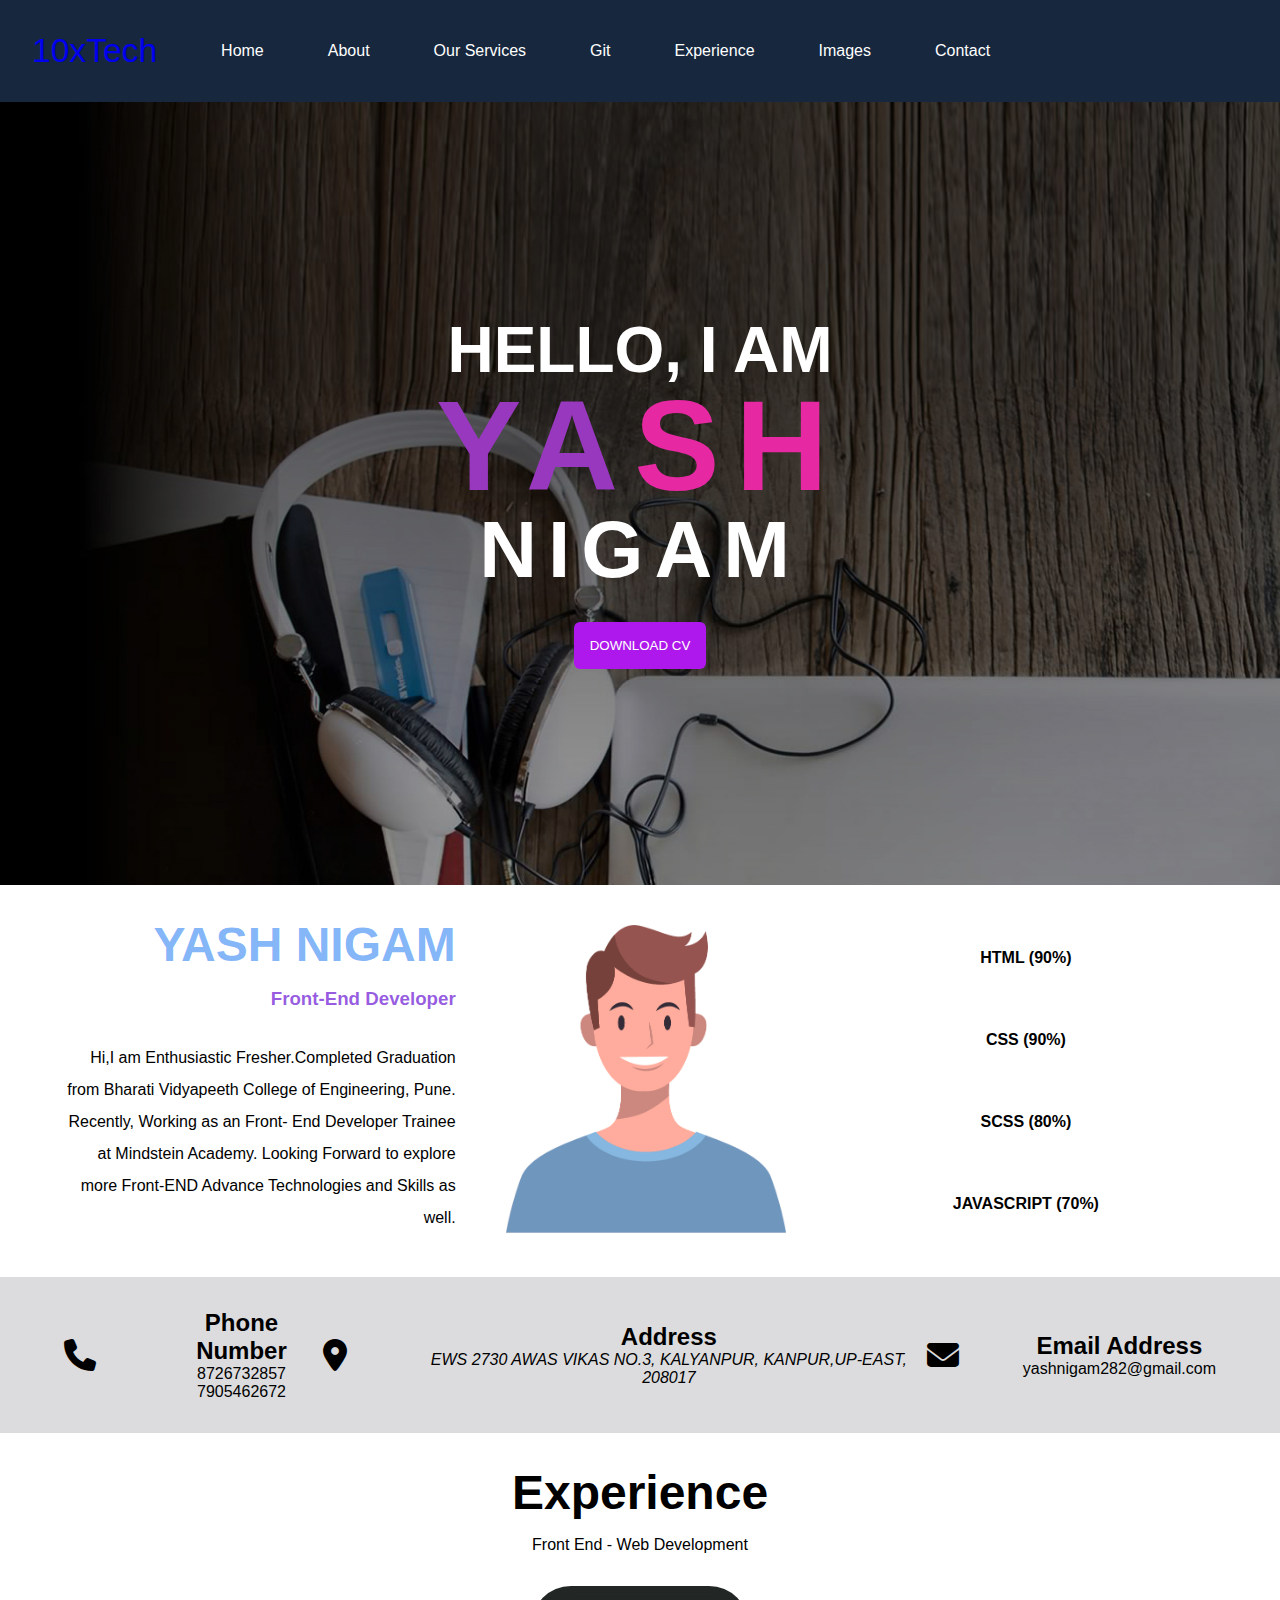
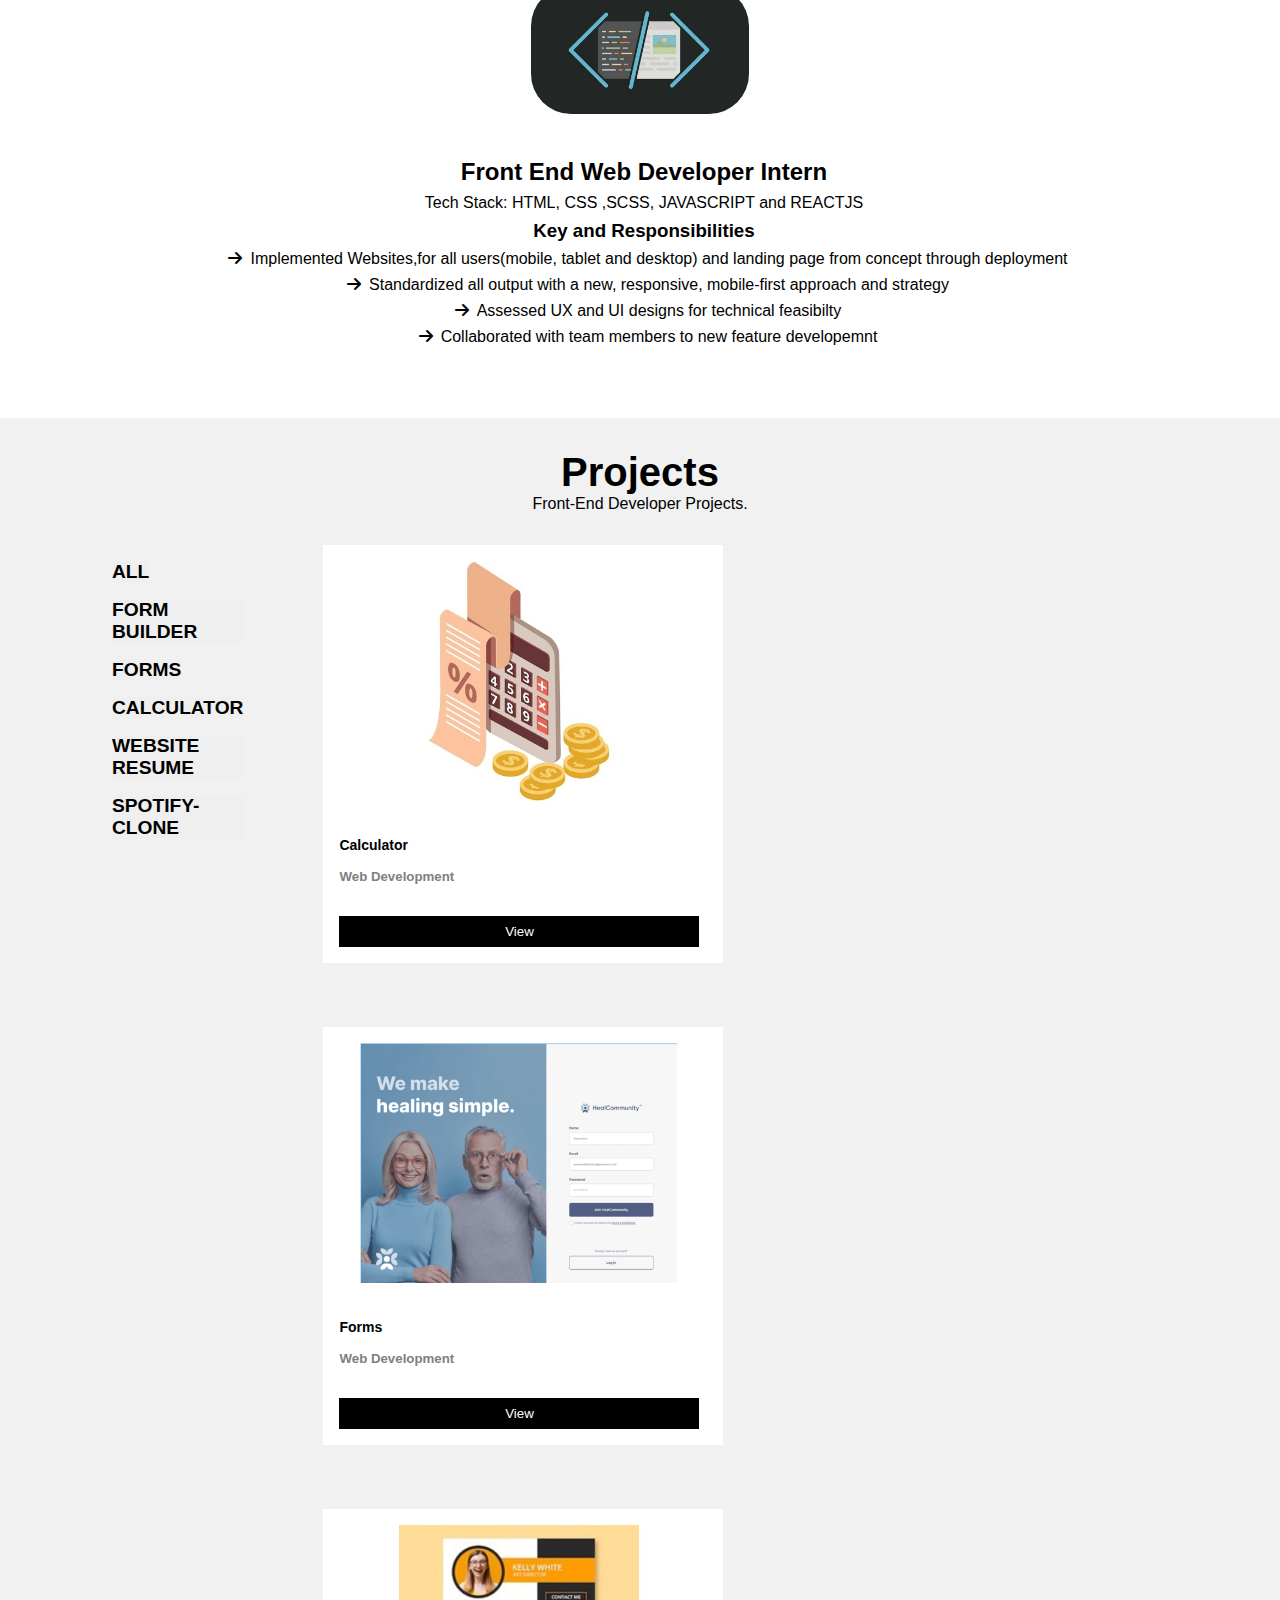
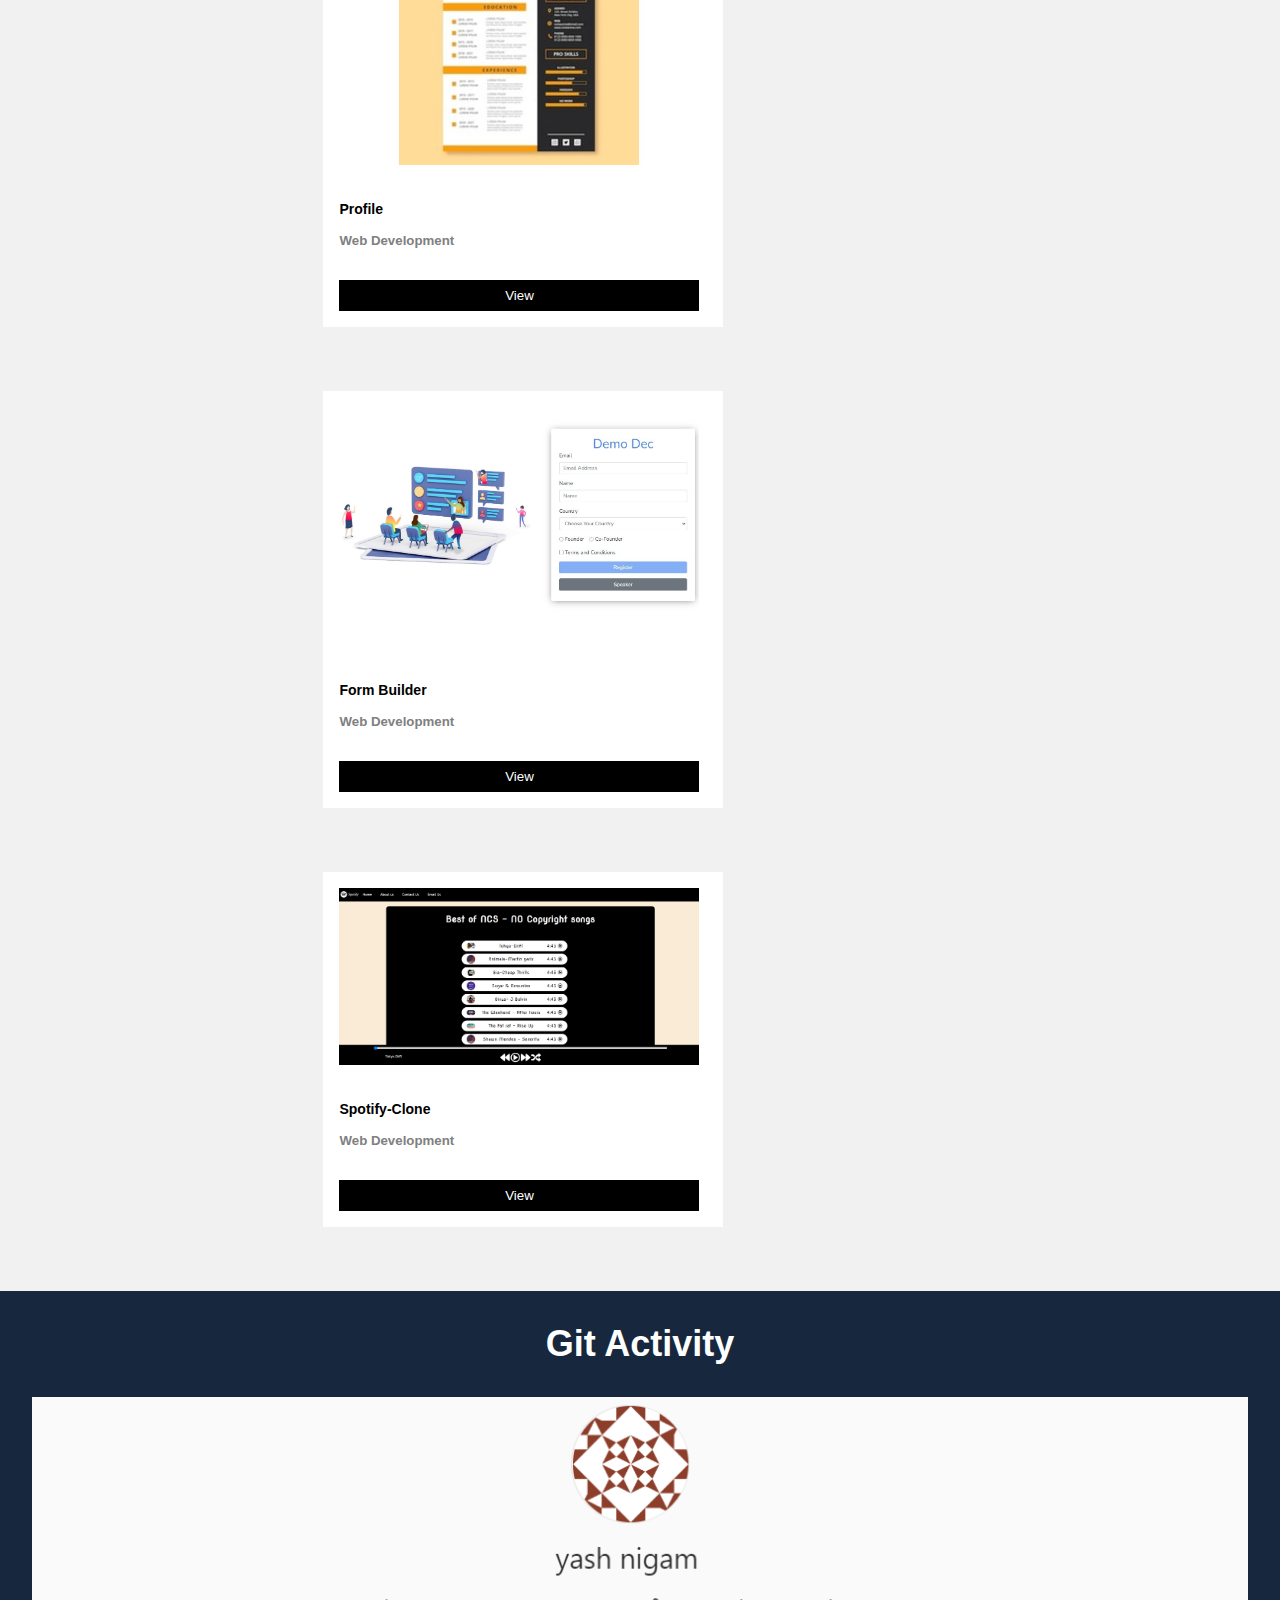
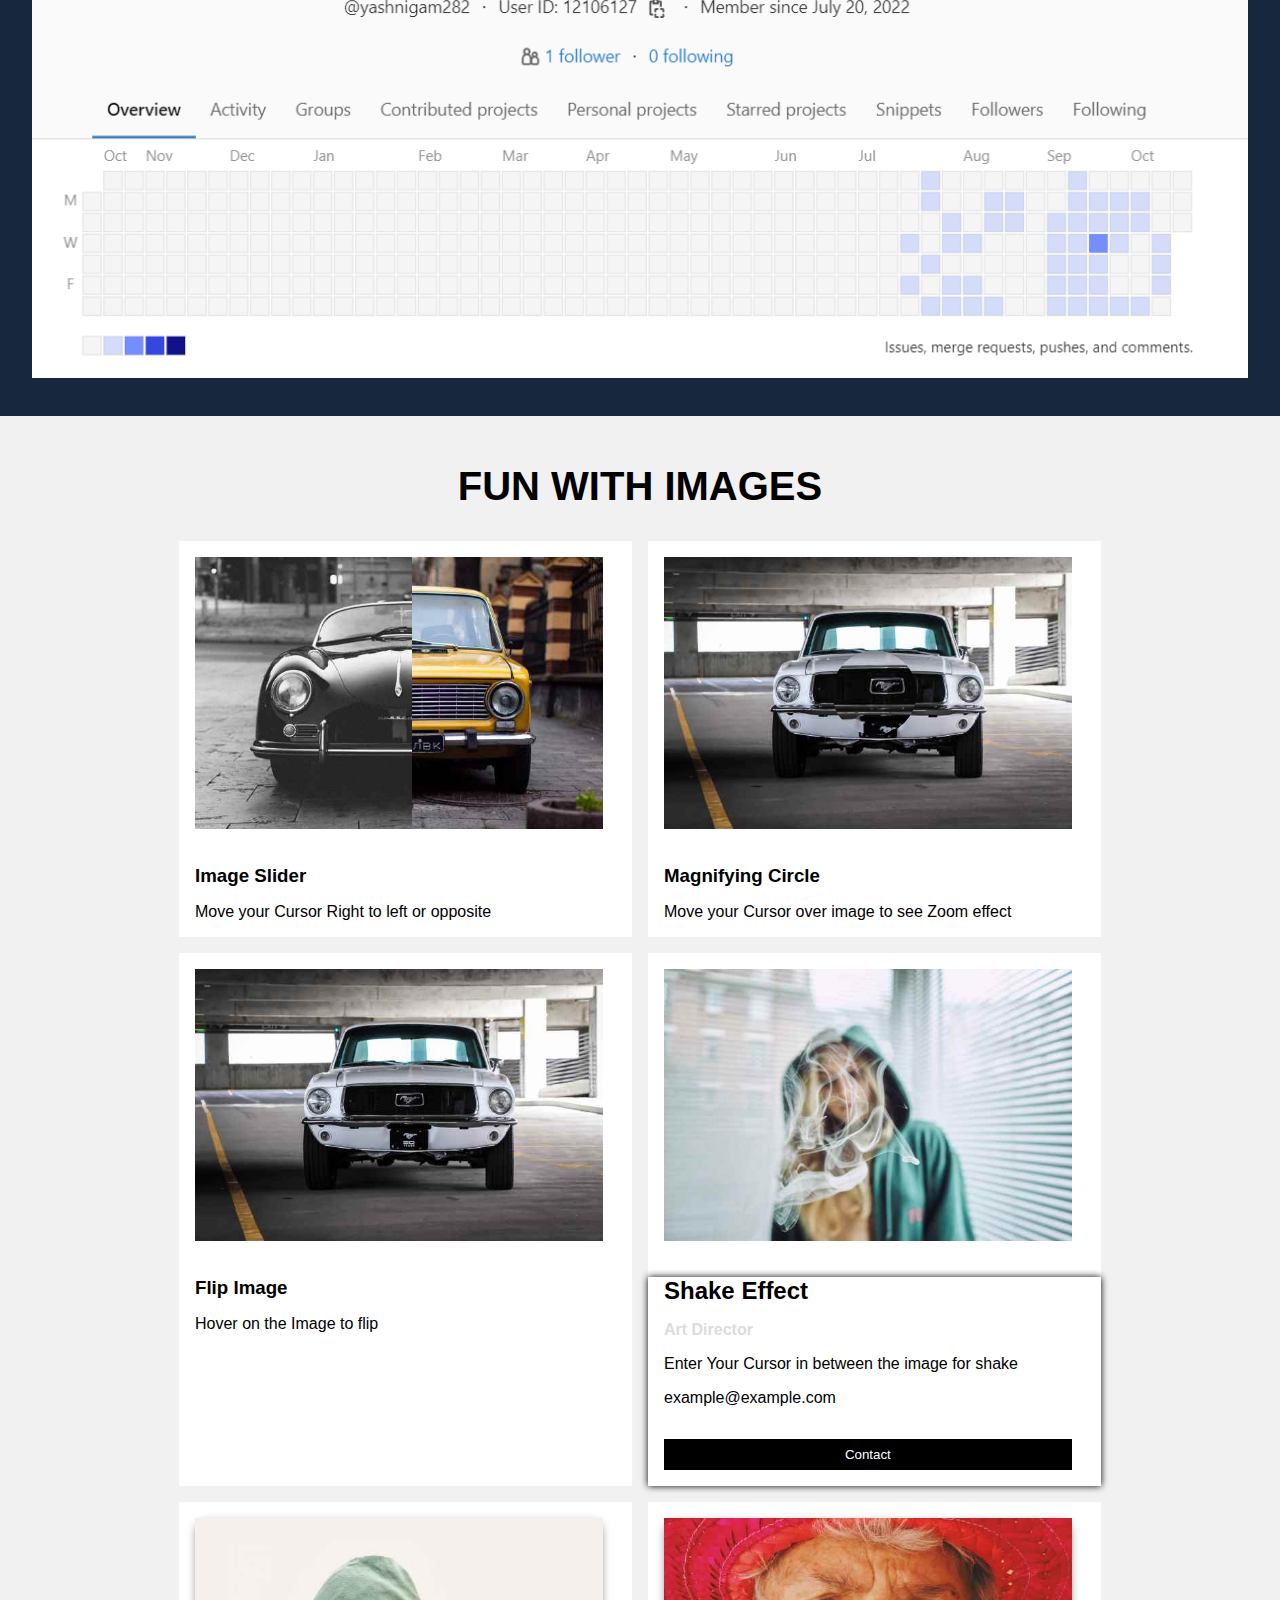
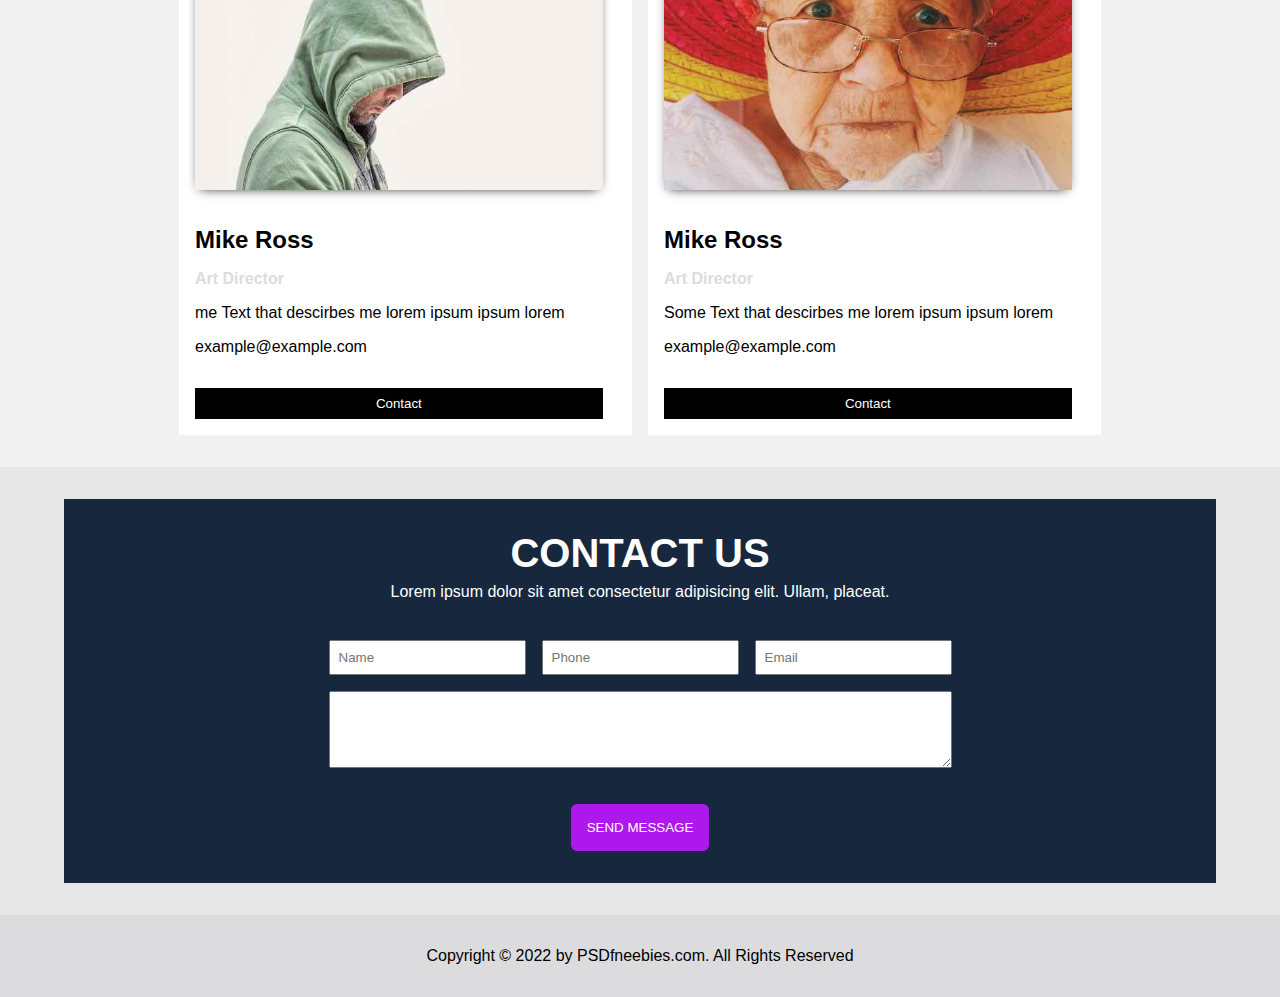
<file: index.html>
<!DOCTYPE html>
<html lang="en">

<head>
    <meta charset="UTF-8">
    <meta http-equiv="X-UA-Compatible" content="IE=edge">
    <meta name="viewport" content="width=device-width, initial-scale=1.0">
    <link rel="stylesheet" href="https://cdnjs.cloudflare.com/ajax/libs/font-awesome/6.2.0/css/all.min.css">
    <link rel="stylesheet" href="style/style.css">
    <title>Portfolio</title>
</head>

<body>
    <div class="container">
        <header>
            <nav>
                <div class="logo">
                    <a href="#" class="nav-logo">
                        10xTech
                    </a>
                </div>
                <div class="links">
                    <ul>
                        <li> <a href="#main__cover" class="nav-links" target="_self">Home</a></li>
                        <li> <a href="#portfolio" class="nav-links" target="_self">About</a></li>
                        <li><a href="#porfolio__services" class="nav-links" target="_self">Our Services</a></li>
                        <li><a href="#portfolio__port" class="nav-links" target="_self">Git</a></li>
                        <li><a href="#portfolio__experience" class="nav-links" target="_self">Experience</a></li>
                        <li><a href="#portfolio__blog" class="nav-links" target="_self">Images</a></li>
                        <li><a href="#contact" class="nav-links" target="_self">Contact</a></li>
                    </ul>
                </div>

                <div class="ham__burg">
                    <i class="fa-solid fa-bars" id="barsss"></i>
                    <i class="fa-solid fa-xmark" id="cross"></i>
                </div>
            </nav>

        </header>
        <main>
            <section class="main__cover" id="main__cover">
                <div class="cover__heading">
                    <h3>HELLO, I AM </h3>
                    <h1>
                        <span> YASH</span><br>
                        NIGAM
                    </h1>
                    <a href="assets/Resume_Yash Nigam.pdf" download><input type="button" value="DOWNLOAD CV" ></a>
                </div>
            </section>
            <section class="portfolio container" id="portfolio">
                <div class="portfolio__intro">
                    <h2>YASH NIGAM</h2>
                    <h3>Front-End Developer</h3>
                    <p>Hi,I am Enthusiastic Fresher.Completed Graduation from Bharati Vidyapeeth College of Engineering,
                        Pune. Recently, Working as an Front- End Developer Trainee at Mindstein Academy. Looking Forward
                        to explore more Front-END Advance Technologies and Skills as well.</p>
                </div>
                <div class="portfolio__profile-img">
                    <picture>
                        <img src="assets/profile_avatar 3.jpg" alt="profile-img">
                    </picture>
                </div>
                <div class="portfolio__skills">
                    <div class="skills">
                        <div class="skill-sec">
                            <h4>HTML (90%)</h4>
                            <div class="seek-bars bar"></div>
                        </div>
                        <div class="skill-sec">
                            <h4>CSS (90%)</h4>
                            <div class="seek-bars bar"></div>
                        </div>
                        <div class="skill-sec">
                            <h4>SCSS (80%)</h4>
                            <div class="seek-bars bar eighty"></div>
                        </div>
                        <div class="skill-sec">
                            <h4>JAVASCRIPT (70%)</h4>
                            <div class="seek-bars bar seventy"></div>
                        </div>
                    </div>
                </div>
            </section>
            <section class="portfolio__contact-details container" id="contact">
                <div class="contact__phone">
                    <div><i class="fa-solid fa-phone"></i></div>
                    <div>
                        <h2>Phone Number</h2>
                        <div>8726732857 <br>
                            7905462672</div>
                    </div>
                </div>
                <div class="contact__address">
                    <div> <i class="fa-solid fa-location-dot"></i></div>
                    <div>
                        <h2>Address</h2>
                        <Address>EWS 2730 AWAS VIKAS NO.3, KALYANPUR, KANPUR,UP-EAST, 208017 </Address>
                    </div>
                </div>
                <div class="contact__email">
                    <div><i class="fa-solid fa-envelope"></i></div>
                    <div>
                        <h2>Email Address</h2>
                        <span>yashnigam282@gmail.com</span>
                    </div>
                </div>
            </section>
            <section class="porfolio__services container" id="porfolio__services">
                <div class="services__title">
                    <h1>Experience</h1>
                    <h4>Front End - Web Development</h4>
                </div>
                <div class="services">
                    <div class="experience-img">
                        <img src="assets/fdf.webp" alt="developer">
                    </div>
                    <div class="experience-info">
                        <h2>Front End Web Developer Intern</h2>
                        <p>Tech Stack: HTML, CSS ,SCSS, JAVASCRIPT and REACTJS</p>
                        <h3>Key and Responsibilities</h3>
                        <ul>
                            <li><i class="fa-solid fa-arrow-right"></i>Implemented Websites,for all users(mobile, tablet and desktop) and landing page from
                                concept through deployment</li>
                            <li><i class="fa-solid fa-arrow-right"></i>Standardized all output with a new, responsive, mobile-first approach and strategy</li>
                            <li><i class="fa-solid fa-arrow-right"></i>Assessed UX and UI designs for technical feasibilty</li>
                            <li><i class="fa-solid fa-arrow-right"></i>Collaborated with team members to new feature developemnt</li>
                        </ul>
                    </div>   
                </div>
            </section>
            
            <section class="portfolio__project container" id="portfolio__port">
                <h2>Projects</h2>
                <h4>Front-End Developer Projects.</h4>
                <div class="project-menu">
                    <div class="project__menu-item">
                        <ul>
                            <li class="all-cards"><button>ALL</button></li>
                            <li class="form-builder-cards"><button>FORM BUILDER</button> </li>
                            <li class="form-cards"><button>FORMS</button></li>
                            <li class="calci-cards"><button>CALCULATOR</button></li>
                            <li class="resume-cards"><button>WEBSITE RESUME</button></li>
                            <li class="clone"><button>SPOTIFY-CLONE</button></li>
                        </ul>
                    </div>
                    <div class="project-cards">
                        <div class="project__card calci">
                            <picture>
                                <img src="assets/calc.jpeg" alt="Calculator-project">
                            </picture>
                            <h2>Calculator</h2>
                            <h5>Web Development</h5>
                            <a href="calci/index.html"><button>View</button></a>
                        </div>
                        <div class="project__card x-from">
                            <picture>
                                <img src="assets/forms.png" alt="Forms-project">
                            </picture>
                            <h2>Forms</h2>
                            <h5>Web Development</h5>
                            <a href="x-form/index.html"><button>View</button></a>
                        </div>
                        <div class="project__card resumeWeb">
                            <picture>
                                <img src="assets/profile.jpeg" alt="Website-Resume">
                            </picture>
                            <h2>Profile</h2>
                            <h5>Web Development</h5>
                            <a href="x-profile/index.html"><button>View</button></a>
                        </div>
                        <div class="project__card builder">
                            <picture>
                                <img src="assets/form builder.jpg" alt="Form-Builder_API">
                            </picture>
                            <h2>Form Builder</h2>
                            <h5>Web Development</h5>
                            <a href="x-form-builder/index.html"><button>View</button></a>
                        </div>
                        <div class="project__card clonePlyr">
                            <picture>
                                <img src="assets/clone.png" alt="Spotify-Clone">
                            </picture>
                            <h2>Spotify-Clone</h2>
                            <h5>Web Development</h5>
                            <a href="spotify-clone/index.html"><button>View</button></a>
                        </div>
                    </div>
                </div>
            </section>
            <section class="portfolio__git-activity">
                <div class="testimonials-image">
                    <div class="testimonials-heading">
                        <h2>Git Activity</h2>
                        <picture>
                            <img src="assets/git status.png" alt="git-status">
                        </picture>
                    </div>
                </div>
            </section>
            <section class="portfolio__images container" id="portfolio__blog">
                <div class="images-heading">
                    <h2>FUN WITH IMAGES</h1>
                </div>
                <div class="portfolio-cards">
                    <div class="portfolio-card ecommerce-card sliding_div fun-image">
                        <div class="sliding-bg-img">
                            <img src="assets/ecommerce1.jpg" alt="Clothing-images" class="img_configure">
                        </div>
                        <div class="sliding_image">
                            <img src="assets/ecommerce3.jpg" alt="sliding-image" class="img_configure">
                        </div>
                        <!-- <div class="sliding-circle"></div> -->
                        <h3>Image Slider</h3>
                        <p>Move your Cursor Right to left or opposite</p>
                    </div>
                    <div class="card ecommerce-card fun-image">
                        <div class="magnifier_image">
                            <img src="assets/ecommerce2.jpg" alt="Clothing-images" class="img_configure non-magnified">
                            <img src="assets/ecommerce2.jpg" alt="magnifier_image" id="maginfied">
                        </div>
                        <h3>Magnifying Circle</h3>
                        <p>Move your Cursor over image to see Zoom effect</p>
                    </div>
                    <div class="card ecommerce-card flip-card fun-image">
                        <div class="flip-wrp">
                            <div class="flip-box">
                                <div class="flip-front-side">
                                    <img src="assets/ecommerce2.jpg" alt="Fashion Image" class="img_configure">
                                </div>
                                <div class="flip-back-side">
                                    <h3>Fashion</h3>
                                    <p>Lorem ipsum dolor </p>
                                </div>
                            </div>
                        </div>
                        <h3>Flip Image</h3>
                        <p>Hover on the Image to flip</p>
                    </div>
                    <div class="card app-card fun-image">
                        <img src="assets/apps1.jpg" alt="Art-Direct-images" class="img_configure " id="shake_img">
                        <div class="shake_effect">
                            <h2>Shake Effect</h2>
                            <h4>Art Director</h4>
                            <p>Enter Your Cursor in between the image for shake</p>
                            <p>example@example.com</p>
                            <button class=" card_btn">Contact</button>
                        </div>
                    </div>
                    <div class="cards app-card fun-image">
                        <img src="assets/apps2.jpg" alt="Art-Direct-images" class="img_configure box_shadow_image"
                            id="men_hover">
                        <div class="app-card-details">
                            <h2>Mike Ross</h2>
                            <h4>Art Director</h4>
                            <p>me Text that descirbes me lorem ipsum ipsum lorem</p>
                            <p>example@example.com</p>
                            <button class=" card_btn">Contact</button>
                        </div>
                    </div>
                    <div class="cards app-card3 app-card fun-image">
                        <div class="slider">
                            <p>Hello world</p>
                        </div>
                        <img src="assets/apps3.jpg" alt="Art-Direct-images"
                            class="img_configure box_shadow_image newAnima">
                        <div class="app-card-details">
                            <h2>Mike Ross</h2>
                            <h4>Art Director</h4>
                            <p>Some Text that descirbes me lorem ipsum ipsum lorem</p>
                            <p>example@example.com</p>
                            <button class=" card_btn">Contact</button>
                        </div>
                    </div>
                </div>
            </section>
            <section class="portfolio__contact container">
                <div class="contact__details">
                    <div class="contact-form">
                        <h2>CONTACT US</h2>
                        <span>Lorem ipsum dolor sit amet consectetur adipisicing elit. Ullam, placeat.</span>
                    </div>
                    <div class="form">
                        <form action="">
                            <div class="form__input">
                                <input type="name" placeholder="Name">
                                <input type="number" placeholder="Phone ">
                                <input type="email" placeholder="Email">
                            </div>
                            <textarea rows="5"></textarea>

                        </form>


                    </div>
                    <input type="button" value="SEND MESSAGE" class="btn-message">
                </div>
            </section>
        </main>
        <footer>
            <span>Copyright &#169; 2022 by PSDfneebies.com. All Rights Reserved</span>
        </footer>
    </div>
    <script src="script/main.js"></script>
</body>

</html>
</file>
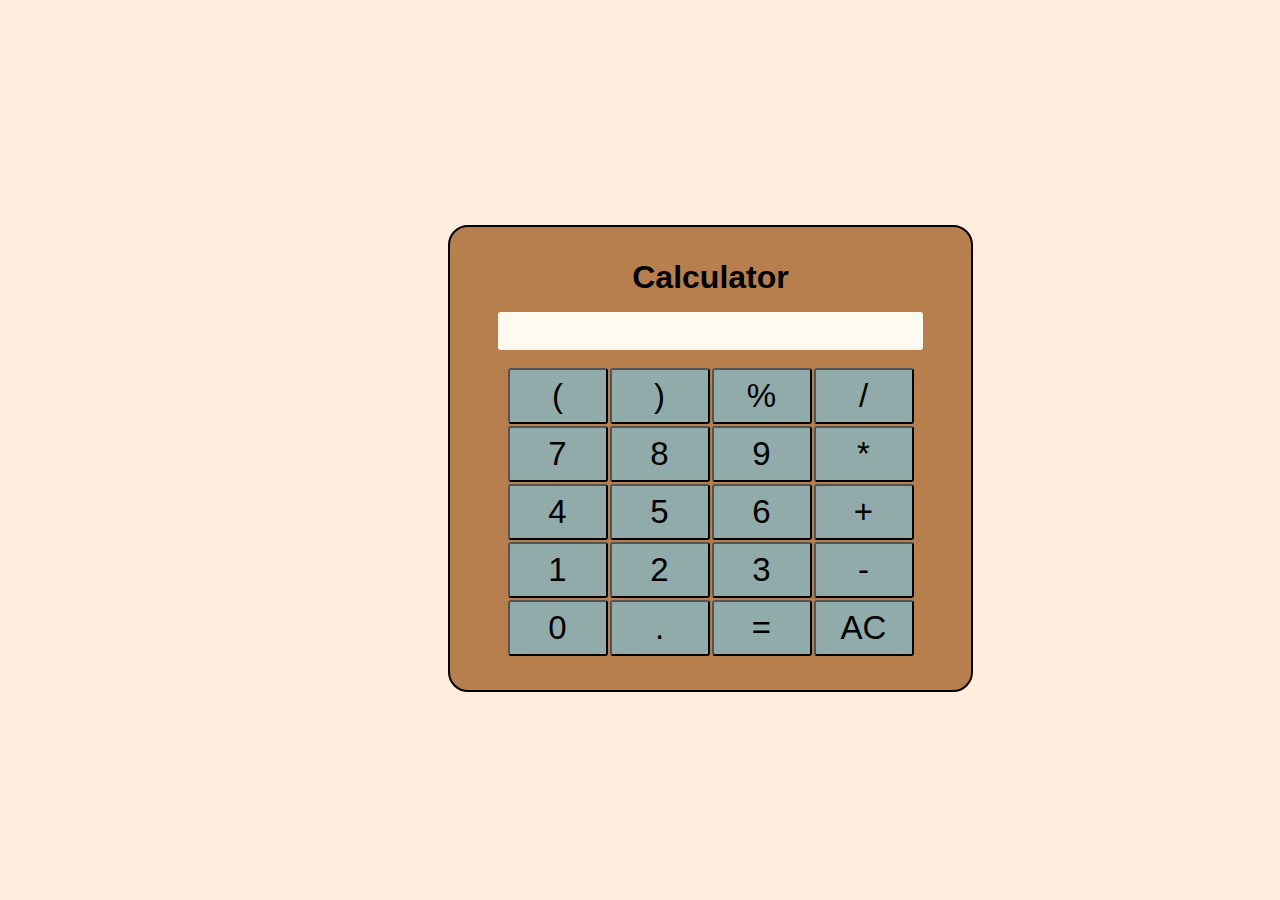
<file: calci/index.html>
<!DOCTYPE html>
<html lang="en">

<head>
    <meta charset="UTF-8">
    <meta http-equiv="X-UA-Compatible" content="IE=edge">
    <meta name="viewport" content="width=device-width, initial-scale=1.0">
    <link rel="stylesheet" href="style/style.css">
    <title>Calculator</title>

</head>

<body>
    <div class="container">
        <div class="box">
            <h1>Calculator</h1>
            <input type="text" name="screen" id="screen" value="">
            <table>
                <tr>
                    <td><button type="button" onclick="bracket1()">(</button></td>
                    <td><button type="button" onclick="bracket2()">)</button></td>
                    <td><button type="button" onclick="operator('%')">%</button></td>
                    <td><button type="button" onclick="operator('/')">/</button></td>
                </tr>
                <tr>
                    <td><button type="button" value="7" class="value" >7</button></td>
                    <td><button type="button" value="8" class="value">8</button></td>
                    <td><button type="button" value="9" class="value">9</button></td>
                    <td><button type="button" value="*" onclick="operator('*')">*</button></td>
                </tr>
                <tr>
                    <td><button type="button" value="4" class="value">4</button></td>
                    <td><button type="button" value="5" class="value">5</button></td>
                    <td><button type="button" value="6" class="value">6</button></td>
                    <td><button type="button" value="+" onclick="operator('+')">+</button></td>
                </tr>
                <tr>
                    <td><button type="button" value="1" class="value">1</button></td>
                    <td><button type="button" value="2" class="value">2</button></td>
                    <td><button type="button" value="3" class="value">3</button></td>
                    <td><button type="button" value="0" onclick="operator('-')">-</button></td>
                </tr>
                <tr>
                    <td><button type="button" value="0" class="value">0</button></td>
                    <td><button type="button" value="." class="value">.</button></td>
                    <td><button type="button" value="=" onclick="result()">=</button></td>
                    <td><button type="button" value="0" class="clear">AC</button></td>
                </tr>
            </table>
        </div>

    </div>
    <script src="script/main.js"></script>
</body>

</html>
</file>
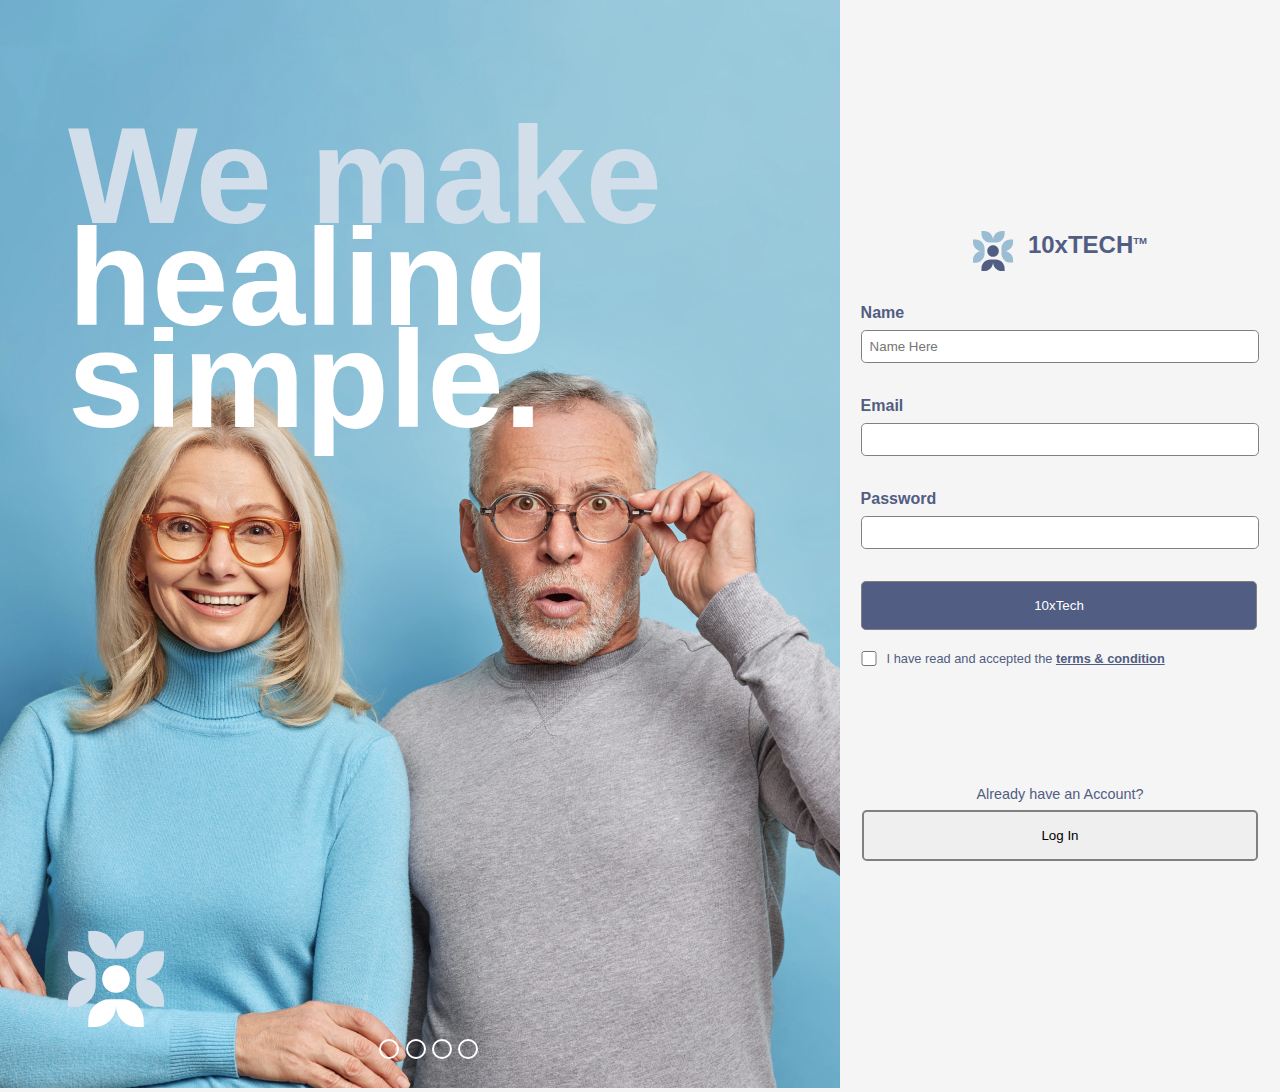
<file: x-form/index.html>
<!DOCTYPE html>
<html lang="en">

<head>
    <meta charset="UTF-8">
    <meta http-equiv="X-UA-Compatible" content="IE=edge">
    <meta name="viewport" content="width=device-width, initial-scale=1.0">
    <link rel="stylesheet" href="css/style.css">
    <title>Forms</title>
</head>

<body>
    <div class="container">
        <div class="img-gallery-wrapper">
            <img src="assets/image 2.jpg" alt="image-1" class="pic1">
            <section class="image-title">
                <h1><span>We make </span><strong >healing simple.</strong></h1>
            </section>
            <section><img src="assets/Group 260 (1).svg" alt="main-logo" class="svg-image"></section>
            <div class="gallery">
                <div id="picture1"></div>
                <div id="picture2"></div>
                <div id="picture3"></div>
                <div id="picture4"></div>
            </div>
        </div>
        <div class="login-credential">
            <div class="heading">
                <img src="assets/Group 260.svg" alt="logo">
                <div class="heading-title">
                    <h2>10xTECH<sup>TM</sup></h2>
                </div>

            </div>
            <div class="form-elements">
                <form action="" method = "get" id="form_elements">
                    <label for="name" id="name-ele">Name</label>
                    <input type="text" name="name" placeholder="Name Here" id="userName" class="fname" >
                    <label for="email" class="label-elem ">Email</label>
                    <input type="email" name="email" id="email" class="email"value="">
                    <label for="password" class="label-elem">Password</label>
                    <input type="password" name="password" id="password" pattern="(?=.*\d)(?=.*[a-z])(?=.*[A-Z]).{8,}" value="" class="password">
                    <input type="submit" value="10xTech" id="join-btn" onclick="submitJoinBtn()" >
                    <div class="checkbox-data">
                        <input type="checkbox" name="" value="" id="checkbox">
                        <p>I have read and accepted the <strong><u>terms & condition</u></strong></p>
                    </div>

                    <div class="login-data">
                        <p>Already have an Account?</p>
                        <a href="login.html"><input type="button" value="Log In" ></a>
                    </div>

                </form>
            </div>
        </div>
    </div>
    <script src="script/main.js"></script>
    <script src="script/validations.js"></script>
    <script src="script/api.js"></script>
</body>

</html>
</file>
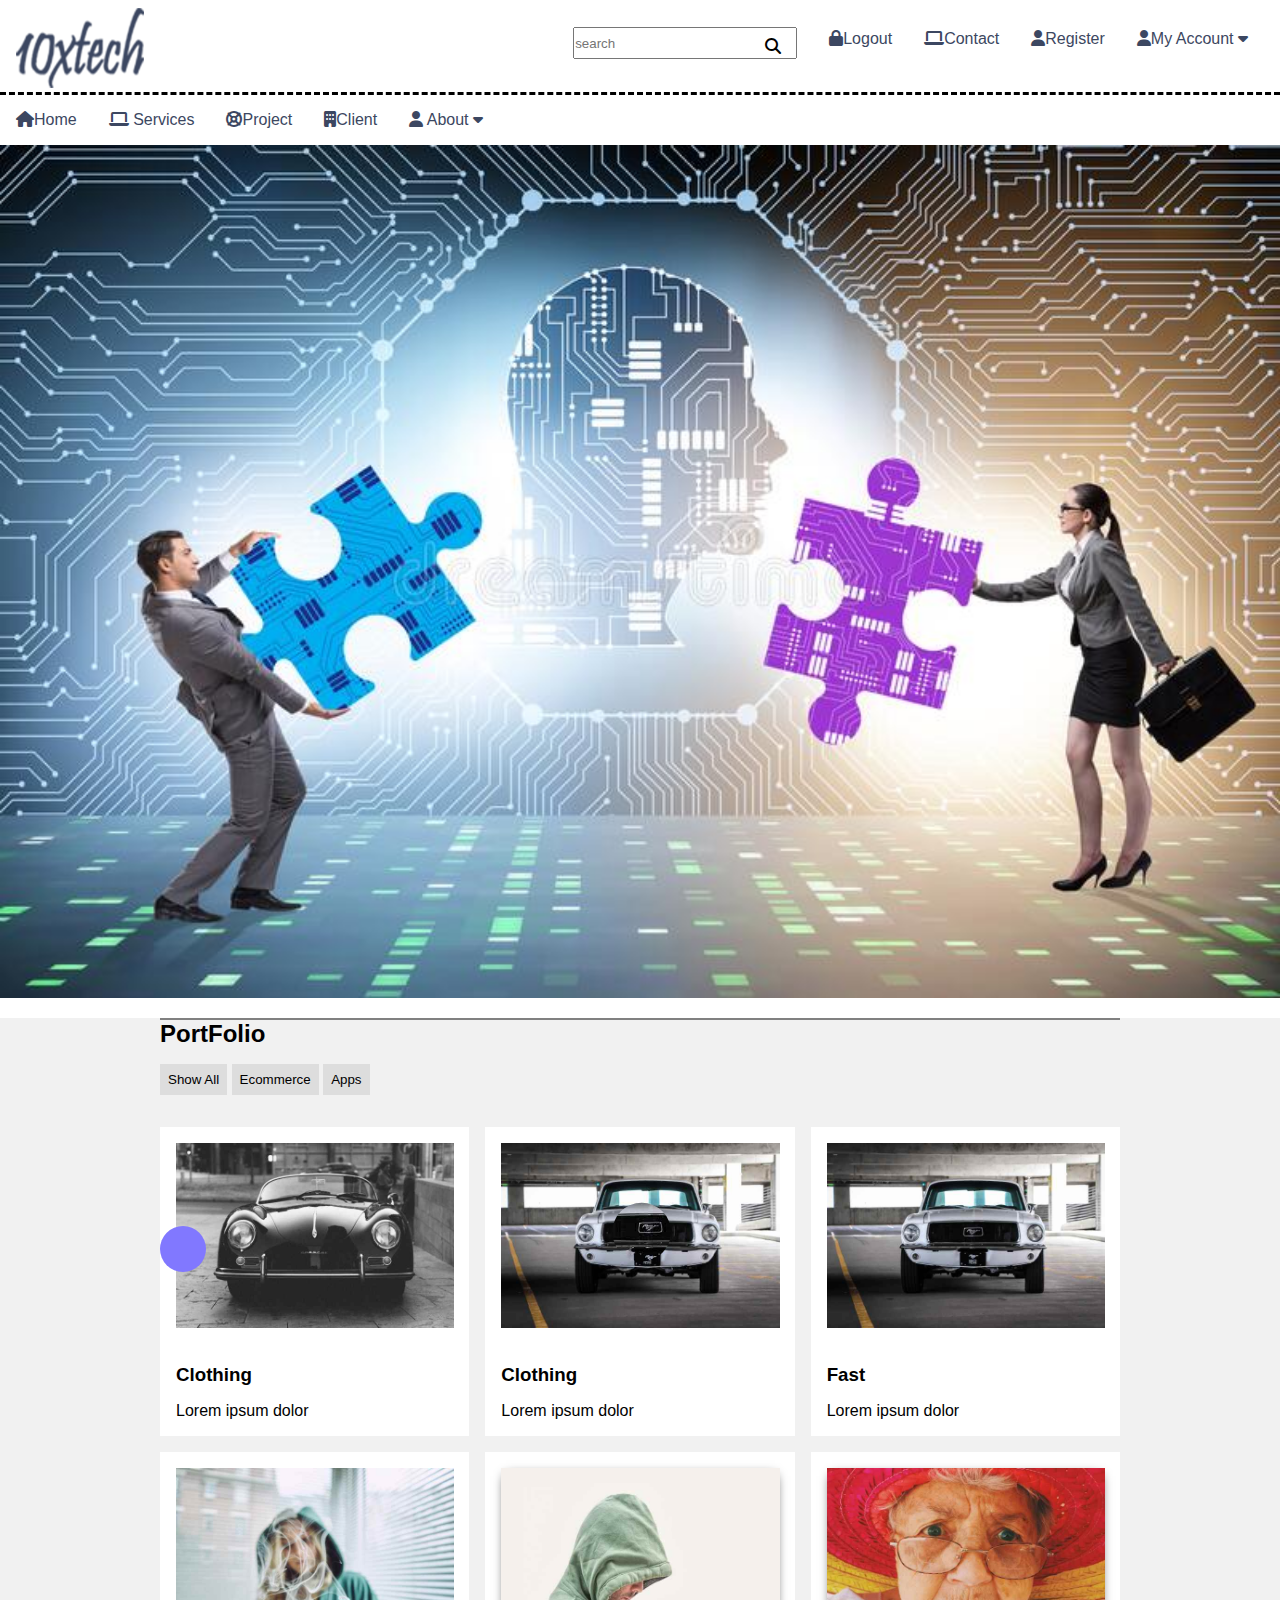
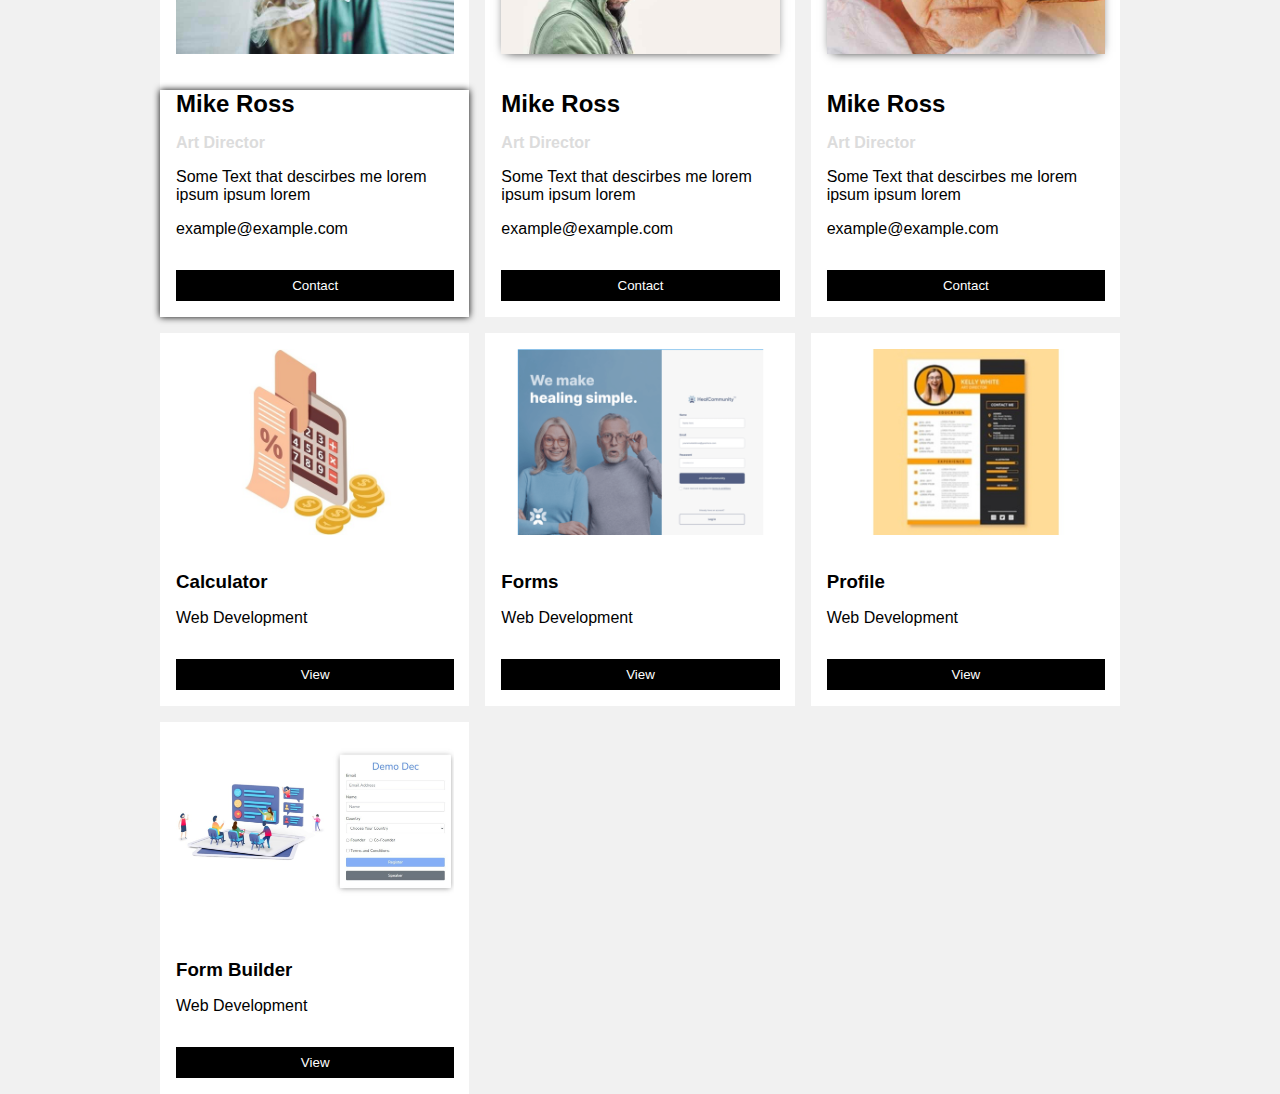
<file: x-page/index.html>
<!DOCTYPE html>
<html lang="en">

<head>
    <meta charset="UTF-8">
    <meta http-equiv="X-UA-Compatible" content="IE=edge">
    <meta name="viewport" content="width=device-width, initial-scale=1.0">
    <link rel="stylesheet" href="style/style.css">
    <link rel="stylesheet" href="https://cdnjs.cloudflare.com/ajax/libs/font-awesome/6.2.0/css/all.min.css">
    <title>Header</title>
</head>

<body>
    <div id="animated_div">
        <i class="fa-solid fa-xmark cut"></i>
        <p>Login Starts From Here</p>
    </div>
    <div class="container">
        <header>
            <nav>
                <div class="img">
                    <div class="logo_img">
                        <img src="assets/logo.png" alt="logo">
                    </div>
                    <div class="ham">
                        <i class="fa-solid fa-bars" id="barsss"></i>
                        <i class="fa-solid fa-xmark" id="cross"></i>
                    </div>
                </div>
                <div class="icons">
                    <div class="search-bar">
                        <input type="search" id="search" placeholder="search"><i class="fa-solid fa-magnifying-glass"
                            id="search_icon"></i>
                    </div>
                    <div class="nav_1">
                        <div> <a class="animation" href="#"><i class="fa-solid fa-lock"></i>Logout</a></div>
                        <div><a href="#"><i class="fa-solid fa-laptop"></i>Contact</a></div>
                        <div><a href="#"><i class="fa-solid fa-user"></i>Register</a></div>
                        <div id="myAccnt">
                            <a href="#"> <i class="fa-solid fa-user"></i>My Account
                                <i class="fa-sharp fa-solid fa-caret-down"></i></a>
                            <div class="acc_down">
                                <li>Profile</li>
                                <li>Logout</li>
                            </div>
                        </div>
                    </div>
                </div>
            </nav>
            <div class="nav_2">
                <a href="#"><i class="fa-solid fa-house"></i>Home</a>
                <a href="#" id="services_dropdown"><i class="fa-solid fa-laptop"></i>
                    Services
                </a>
                <a href="#"><i class="fa-solid fa-life-ring"></i>Project</a>
                <a href="#"><i class="fa-solid fa-building"></i>Client</a>
                <a href="#" id="about_dropdown"><i class="fa-solid fa-user"></i>
                    About <i class="fa-sharp fa-solid fa-caret-down"></i>
                </a>
            </div>
            <div class="service_drop hidden">
                <div class="service_drop_head">
                    <p>Our are of Expertise</p>
                </div>
                <div class="service_drop_body">
                    <div class="service_drop_body_ecom">
                        <p>Ecommerce</p>
                        <li>Web Development</li>
                        <li>Payment Integration</li>
                        <li>Shipment</li>
                        <li>B2B Portal Development</li>
                    </div>
                    <div class="service_drop_body_webinar">
                        <p>Webinar Solution 2</p>
                        <li>DIY Platform for webinars</li>
                        <li>DIY Platform for Online events</li>
                        <li>Integration with Youtube,Facebook and Zoom 3</li>
                    </div>
                    <div class="service_drop_body_web_solution">
                        <p>Web Solution</p>
                        <li>Web Application Development in PHP,Dot NET, Angular</li>
                        <li>Content Management System : Wordpress,Drupal,Umbraco,DotNetNuke</li>
                    </div>
                </div>
            </div>
            <div class="about_drop hidden">
                <div class="about_head">
                    <p>Company</p>
                    <p>Team</p>
                    <p>Career</p>
                </div>
            </div>
            <div class="ham_content">
                <ul>
                    <li class="search-bar2"><input type="search" placeholder="search"></li>
                    <hr>
                    <li><i class="fa-solid fa-lock"></i>Login</li>
                    <hr>
                    <li><i class="fa-solid fa-envelope"></i>Contact</li>
                    <hr>
                    <li><i class="fa-solid fa-user"></i>Register</li>
                    <hr>
                    <li><i class="fa-solid fa-user"></i>My Account</li>
                    <hr>
                    <li><i class="fa-solid fa-house"></i>Home</li>
                    <hr>
                    <li><i class="fa-solid fa-laptop"></i>Services</li>
                    <hr>
                    <li><i class="fa-solid fa-life-ring"></i>Projects</li>
                    <hr>
                    <li><i class="fa-solid fa-building"></i>Clients</li>
                    <hr>
                </ul>
            </div>
        </header>
        <main>
            <img src="assets/back.jpg" alt="background-cover">
            <div class="section_wrapper portfolio">
                <div class="section_header">
                    <h2>PortFolio</h2>
                    <div class="filter_buttons">
                        <button class="showAll">Show All</button>
                        <button class="ecommerce">Ecommerce</button>
                        <button class="appsbtn">Apps</button>
                    </div>
                </div>
                <div class="portfolio-cards">
                    <div class="portfolio-card ecommerce-card">

                        <div class="sliding-bg-img">
                            <img src="assets/ecommerce1.jpg" alt="Clothing-images" class="img_configure">
                        </div>

                        <div class="sliding_image">
                            <img src="assets/ecommerce3.jpg" alt="sliding-image" class="img_configure">
                        </div>
                        <div class="sliding-circle"></div>

                        <h3 class="card_data">Clothing</h3>
                        <p class="card_data">Lorem ipsum dolor </p>
                    </div>
                    <div class="card ecommerce-card">
                        <div class="magnifier_image">
                            <img src="assets/ecommerce2.jpg" alt="Clothing-images" class="img_configure non-magnified">
                            <img src="assets/ecommerce2.jpg" alt="magnifier_image" id="maginfied">
                        </div>
                        <h3 class="card_data">Clothing</h3>
                        <p class="card_data">Lorem ipsum dolor </p>
                    </div>
                    <div class="card ecommerce-card flip-card">
                        <div class="flip-wrp">
                            <div class="flip-box">
                                <div class="flip-front-side">
                                    <img src="assets/ecommerce2.jpg" alt="Fashion Image" class="img_configure">
                                </div>
                                <div class="flip-back-side">
                                    <h3>Fashion</h3>
                                    <p>Lorem ipsum dolor </p>
                                </div>
                            </div>
                        </div>
                        <h3 class="card_data">Fast</h3>
                        <p class="card_data">Lorem ipsum dolor </p>
                    </div>
                    <div class="card app-card">
                        <img src="assets/apps1.jpg" alt="Art-Direct-images" class="img_configure " id="shake_img">
                        <div class="shake_effect">
                            <h2 class="card_data ">Mike Ross</h2>
                            <h4 class="card_data styling">Art Director</h4>
                            <p class="card_data">Some Text that descirbes me lorem ipsum ipsum lorem</p>
                            <p class="card_data">example@example.com</p>
                            <button class="card_data card_btn">Contact</button>
                        </div>
                    </div>
                    <div class="cards app-card">
                        <img src="assets/apps2.jpg" alt="Art-Direct-images" class="img_configure box_shadow_image"
                            id="men_hover">
                        <div class="app-card-details">
                            <h2 class="card_data">Mike Ross</h2>
                            <h4 class="card_data styling">Art Director</h4>
                            <p class="card_data">Some Text that descirbes me lorem ipsum ipsum lorem</p>
                            <p class="card_data">example@example.com</p>
                            <button class="card_data card_btn">Contact</button>
                        </div>
                    </div>
                    <div class="cards app-card3 app-card">
                        <div class="slider">
                            <p>Hello world</p>
                        </div>
                        <img src="assets/apps3.jpg" alt="Art-Direct-images"
                            class="img_configure box_shadow_image newAnima">
                        <div class="app-card-details">
                            <h2 class="card_data ">Mike Ross</h2>
                            <h4 class="card_data styling">Art Director</h4>
                            <p class="card_data">Some Text that descirbes me lorem ipsum ipsum lorem</p>
                            <p class="card_data">example@example.com</p>
                            <button class="card_data card_btn">Contact</button>
                        </div>
                    </div>
                    <div class="portfolio-card ecommerce-card">
                        <div class="sliding-bg-img">
                            <img src="assets/calc.jpeg" alt="Clothing-images" class="img_configure">
                        </div>
                        <h3 class="card_data">Calculator</h3>
                        <p class="card_data">Web Development</p>
                        <a href="calci/index.html"><button class="card_data card_btn">View</button></a>
                    </div>
                    <div class="portfolio-card ecommerce-card">
                        <div class="sliding-bg-img">
                            <img src="assets/forms.png" alt="Clothing-images" class="img_configure">
                        </div>
                        <h3 class="card_data">Forms</h3>
                        <p class="card_data">Web Development</p>
                        <!-- <p class="card_data">Some Text that descirbes me lorem ipsum ipsum </p> -->
                        <a href="x-form/index.html"><button class="card_data card_btn">View</button></a>
                    </div>
                    <div class="portfolio-card ecommerce-card">
                        <div class="sliding-bg-img">
                            <img src="assets/profile.jpeg" alt="Clothing-images" class="img_configure">
                        </div>
                        <h3 class="card_data">Profile</h3>
                        <p class="card_data">Web Development</p>
                        <a href="x-profile/index.html"><button class="card_data card_btn">View</button></a>
                    </div>
                    <div class="portfolio-card ecommerce-card">
                        <div class="sliding-bg-img">
                            <img src="assets/form builder.jpg" alt="Clothing-images" class="img_configure">
                        </div>
                        <h3 class="card_data">Form Builder</h3>
                        <p class="card_data">Web Development</p>   
                        <a href="x-form-builder/index.html"><button class="card_data card_btn">View</button></a>
                    </div>
            </div>
    </div>
    </main>
    </div>
    <script src="script/main.js"></script>
</body>

</html>
</file>
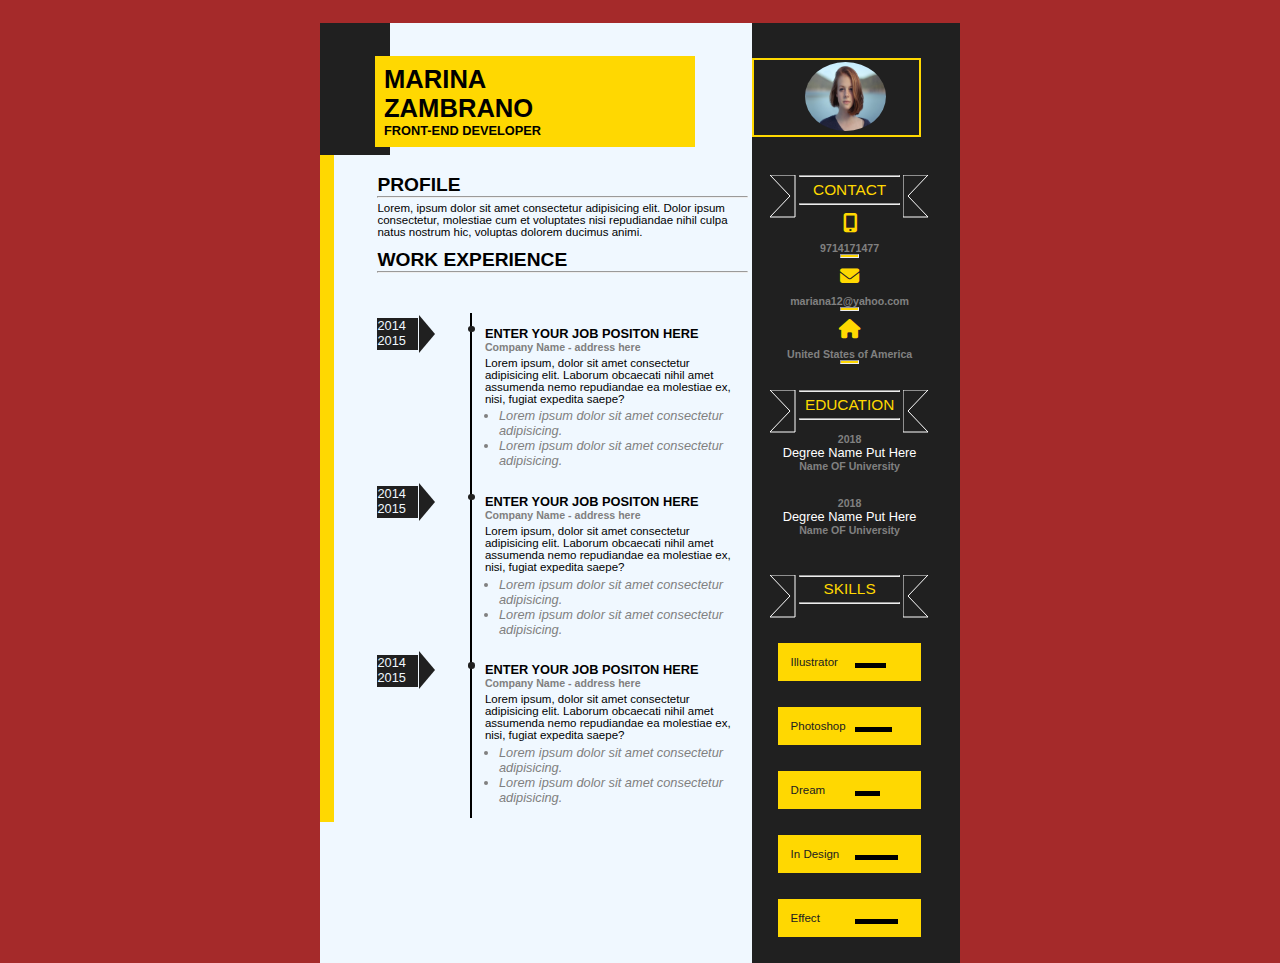
<file: x-profile/index.html>
<!DOCTYPE html>
<html lang="en">

<head>
    <meta charset="UTF-8">
    <meta http-equiv="X-UA-Compatible" content="IE=edge">
    <meta name="viewport" content="width=device-width, initial-scale=1.0">
    <link rel="stylesheet" href="https://cdnjs.cloudflare.com/ajax/libs/font-awesome/6.1.2/css/all.min.css">
    <link rel="stylesheet" href="css/style.css">
    <title>PROFILE PAGE</title>
</head>

<body>
    <div class="container">
        <div class="container__main">
            <div class="main__profile">
                <div class="profile__header__inner-sec-1"></div>
                <div class="profile__header__inner-sec-2">
                    <section class="header__title">
                        <h1>
                            MARINA <br>
                            ZAMBRANO
                        </h1>
                        <h4>FRONT-END DEVELOPER</h4>
                    </section>
                </div>
            </div>
            <main>
                <div class="main__inner__bg"></div>
                <div class="main__details">
                    <div class="profile-sec">
                        <h2>PROFILE</h2>
                        <hr>
                        <p class="details">
                            Lorem, ipsum dolor sit amet consectetur adipisicing elit. Dolor
                            ipsum consectetur, molestiae cum et voluptates nisi repudiandae
                            nihil culpa natus nostrum hic, voluptas dolorem ducimus animi.
                        </p>
                    </div>
                    <div class="work-experience">
                        <h2>WORK EXPERIENCE</h2>
                        <hr>
                        <div class="work-experience__content">
                            <div class="work-experience__duration">
                                <section class="rectangle"> 2014 <br> 2015</section>
                                <section class="rectangle">2014 <br> 2015</section>
                                <section class="rectangle">2014 <br> 2015</section>
                            </div>
                            <div class="experiences">
                                <section class="experience">
                                    <h4>ENTER YOUR JOB POSITON HERE</h4>
                                    <h5>Company Name - address here</h5>
                                    <p class="details">Lorem ipsum, dolor sit amet consectetur adipisicing
                                        elit.
                                        Laborum
                                        obcaecati nihil
                                        amet
                                        assumenda
                                        nemo
                                        repudiandae ea molestiae ex, nisi, fugiat expedita saepe?</p>
                                    <ul>
                                        <em>
                                            <li>Lorem ipsum dolor sit amet consectetur adipisicing.</li>
                                        </em>
                                        <em>
                                            <li>Lorem ipsum dolor sit amet consectetur adipisicing.</li>
                                        </em>
                                    </ul>
                                </section>
                                <section class="experience">
                                    <h4>ENTER YOUR JOB POSITON HERE</h4>
                                    <h5>Company Name - address here</h5>
                                    <p class="details">Lorem ipsum, dolor sit amet consectetur adipisicing
                                        elit.
                                        Laborum
                                        obcaecati nihil
                                        amet
                                        assumenda
                                        nemo
                                        repudiandae ea molestiae ex, nisi, fugiat expedita saepe?</p>
                                    <ul>
                                        <em>
                                            <li>Lorem ipsum dolor sit amet consectetur adipisicing.</li>
                                        </em>
                                        <em>
                                            <li>Lorem ipsum dolor sit amet consectetur adipisicing.</li>
                                        </em>
                                    </ul>
                                </section>
                                <section class="experience">
                                    <h4>ENTER YOUR JOB POSITON HERE</h4>
                                    <h5>Company Name - address here</h5>
                                    <p class="details">Lorem ipsum, dolor sit amet consectetur adipisicing
                                        elit.
                                        Laborum
                                        obcaecati nihil
                                        amet
                                        assumenda
                                        nemo
                                        repudiandae ea molestiae ex, nisi, fugiat expedita saepe?</p>
                                    <ul>
                                        <em>
                                            <li>Lorem ipsum dolor sit amet consectetur adipisicing.</li>
                                        </em>
                                        <em>
                                            <li>Lorem ipsum dolor sit amet consectetur adipisicing.</li>
                                        </em>
                                    </ul>
                                </section>
                            </div>
                        </div>
                    </div>
                </div>
            </main>
        </div>
        <aside class="container__profile">
            <div class="profile__photo">
                <div class="photo-border">
                    <img src="asset/prfle.jpg" alt="profile_photo" class="image">
                </div>
            </div>
            <div class="profile__content">
                <div class="profile__contact">
                    <hr class="profile__title__hr">
                    <svg class="left-flag">
                        <line x1="0" y1="0" x2="25" y2="0" stroke="white" />
                        <line x1="25" y1="0" x2="25" y2="42" stroke="white" />
                        <line x1="25" y1="42" x2="0" y2="42" stroke="white" />
                        <line x1="0" y1="42" x2="20" y2="21" stroke="white" />
                        <line x1="20" y1="21" x2="0" y2="0" stroke="white" />
                    </svg>

                    <p class="profile__title">CONTACT</p>
                    <svg class="right-flag">
                        <line x1="0" y1="0" x2="25" y2="0" stroke="white " />
                        <line x1="25" y1="0" x2="5" y2="21" stroke="white" />
                        <line x1="5" y1="21" x2="25" y2="42" stroke="white" />
                        <line x1="25" y1="42" x2="0" y2="42" stroke="white" />
                        <line x1="0" y1="42" x2="0" y2="0" stroke="white " />
                    </svg>
                    <hr class="profile__title__hr">

                    <section>
                        <i class="fa-solid fa-mobile-screen-button" id="ig"></i>
                        <h5>9714171477</h5>
                        <hr class="contact__hr">
                    </section>
                    <section>
                        <i class="fa-solid fa-envelope"></i>
                        <h5>mariana12@yahoo.com</h5>
                        <hr class="contact__hr">
                    </section>
                    <section>
                        <i class="fa-solid fa-house"></i>
                        <h5>United States of America</h5>
                        <hr class="contact__hr">
                    </section>
                </div>
                <div class="profile__education">
                    <svg class="left-flag">
                        <line x1="0" y1="0" x2="25" y2="0" stroke="white" />
                        <line x1="25" y1="0" x2="25" y2="42" stroke="white" />
                        <line x1="25" y1="42" x2="0" y2="42" stroke="white" />
                        <line x1="0" y1="42" x2="20" y2="21" stroke="white" />
                        <line x1="20" y1="21" x2="0" y2="0" stroke="white" />
                    </svg>
                    <div class="title">
                        <hr class="profile__title__hr">
                        <p class="profile__title">EDUCATION</p>
                        <hr class="profile__title__hr">
                    </div>
                    <svg class="right-flag">
                        <line x1="0" y1="0" x2="25" y2="0" stroke="white " />
                        <line x1="25" y1="0" x2="5" y2="21" stroke="white" />
                        <line x1="5" y1="21" x2="25" y2="42" stroke="white" />
                        <line x1="25" y1="42" x2="0" y2="42" stroke="white" />
                        <line x1="0" y1="42" x2="0" y2="0" stroke="white " />
                    </svg>
                    <section class="education__detail">
                        <h5>2018</h5>
                        <p>Degree Name Put Here</p>
                        <h5>Name OF University</h5>
                    </section>
                    <section class="education__detail">
                        <h5>2018</h5>
                        <p>Degree Name Put Here</p>
                        <h5>Name OF University</h5>
                    </section>
                </div>
                <div class="profile__skills">
                    <hr class="profile__title__hr">
                    <svg class="left-flag">
                        <line x1="0" y1="0" x2="25" y2="0" stroke="white" />
                        <line x1="25" y1="0" x2="25" y2="42" stroke="white" />
                        <line x1="25" y1="42" x2="0" y2="42" stroke="white" />
                        <line x1="0" y1="42" x2="20" y2="21" stroke="white" />
                        <line x1="20" y1="21" x2="0" y2="0" stroke="white" />
                    </svg>
                    <p class="profile__title">SKILLS</p>
                    <svg class="right-flag">
                        <line x1="0" y1="0" x2="25" y2="0" stroke="white " />
                        <line x1="25" y1="0" x2="5" y2="21" stroke="white" />
                        <line x1="5" y1="21" x2="25" y2="42" stroke="white" />
                        <line x1="25" y1="42" x2="0" y2="42" stroke="white" />
                        <line x1="0" y1="42" x2="0" y2="0" stroke="white " />
                    </svg>
                    <hr class="profile__title__hr">
                    <div class="profile__skills__data">
                        <section class="skills__data__type">
                            <p>Illustrator</p>
                            <hr class="hr_width" color="black" size="5" width="25%">
                        </section>
                        <section class="skills__data__type">
                            <p>Photoshop</p>
                            <hr class="hr_width" color="black" size="5" width="30%">
                        </section>
                        <section class="skills__data__type">
                            <p>Dream</p>
                            <hr class="hr_width" color="black" size="5" width="20%">
                        </section>
                        <section class="skills__data__type">
                            <p>In Design</p>
                            <hr class="hr_width" color="black" size="5" width="35%">
                        </section>
                        <section class="skills__data__type">
                            <p>Effect</p>
                            <hr class="hr_width" color="black" size="5" width="35%">
                        </section>
                    </div>
                </div>
            </div>
        </aside>
    </div>
</body>

</html>
</file>
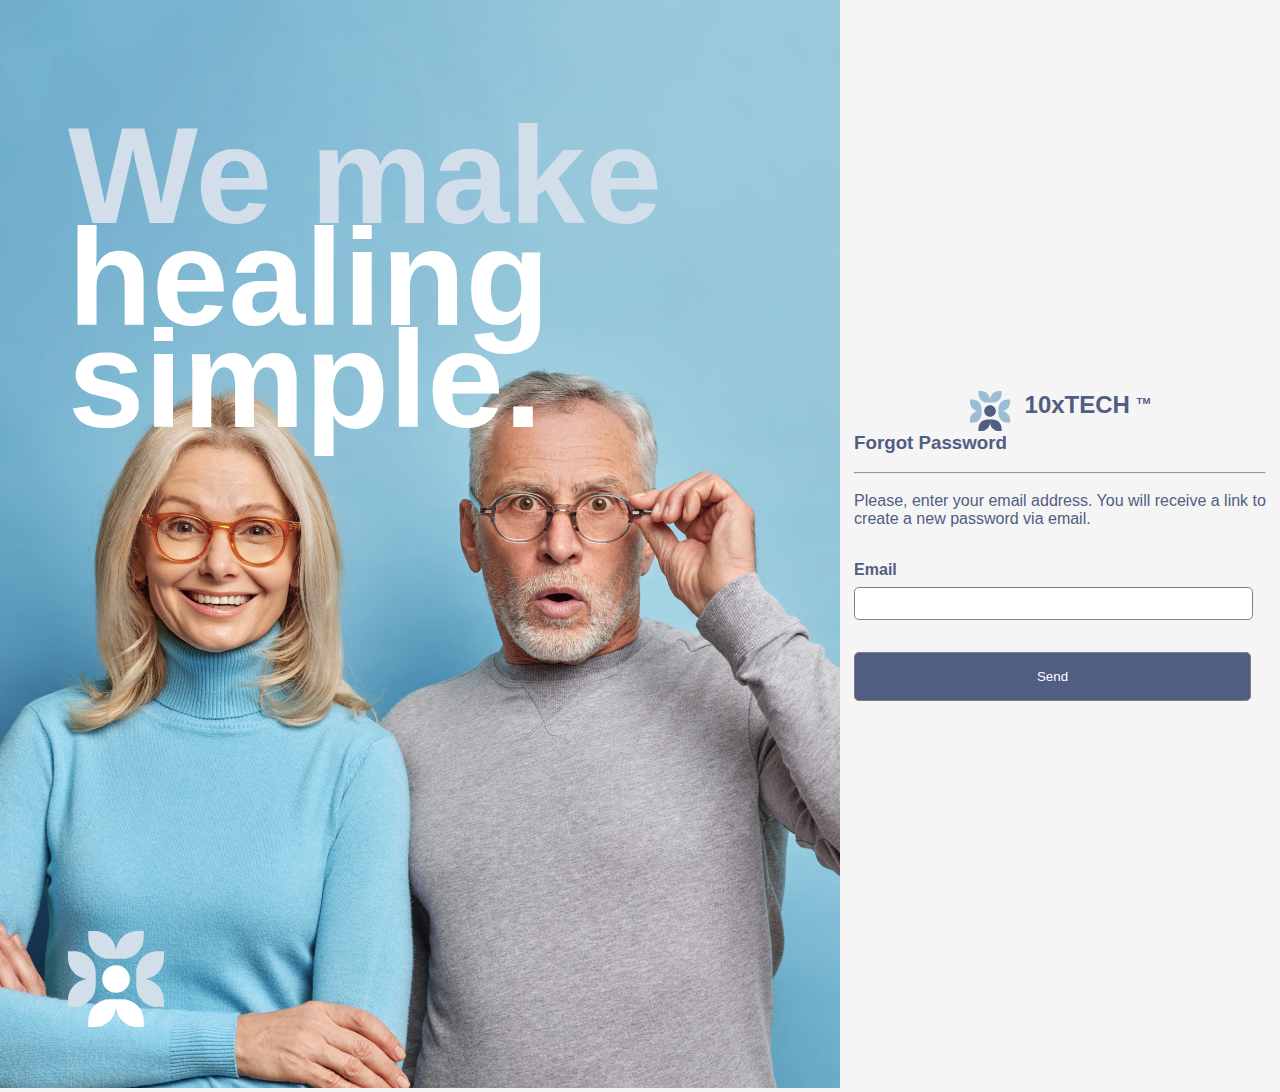
<file: x-form/forgot-password.html>
<!DOCTYPE html>
<html lang="en">
<head>
    <meta charset="UTF-8">
    <meta http-equiv="X-UA-Compatible" content="IE=edge">
    <meta name="viewport" content="width=device-width, initial-scale=1.0">
    <link rel="stylesheet" href="css/style.css">
    <title>Forgot-Password</title>
</head>
<body>
    <div class="container">
        <div class="img-gallery-wrapper">
            <img src="assets/image 2.jpg" alt="image-1" class="pic1">
            <section class="image-title">
                <h1><span>We make </span><strong >healing simple.</strong></h1>
            </section>
            <section><img src="assets/Group 260 (1).svg" alt="main-logo" class="svg-image"></section>
        </div>
        <div class="login-credential">
            <div class="heading">
                <img src="assets/Group 260.svg" alt="logo">
                <div class="heading-title">
                    <h2>10xTECH <sup>TM</sup></h2>
                </div>
            </div>
            <div class="form-elements">
                <h3>Forgot Password</h3>
                <br>
                <hr>
                <br>
                <p>Please, enter your email address.
                    You will receive a link to <br>
                    create a new password via email.</p>
                <form action="">
                    
                    <label for="email" class="label-elem">Email</label>
                    <input type="email" name="email" class="email">
                    <input type="submit" value="Send" id="join-btn" onclick="forgotBtn()">
                    
                </form>
            </div>
        </div>
    </div>
    <script src="script/validations.js"></script>
</body>
</html>
</file>
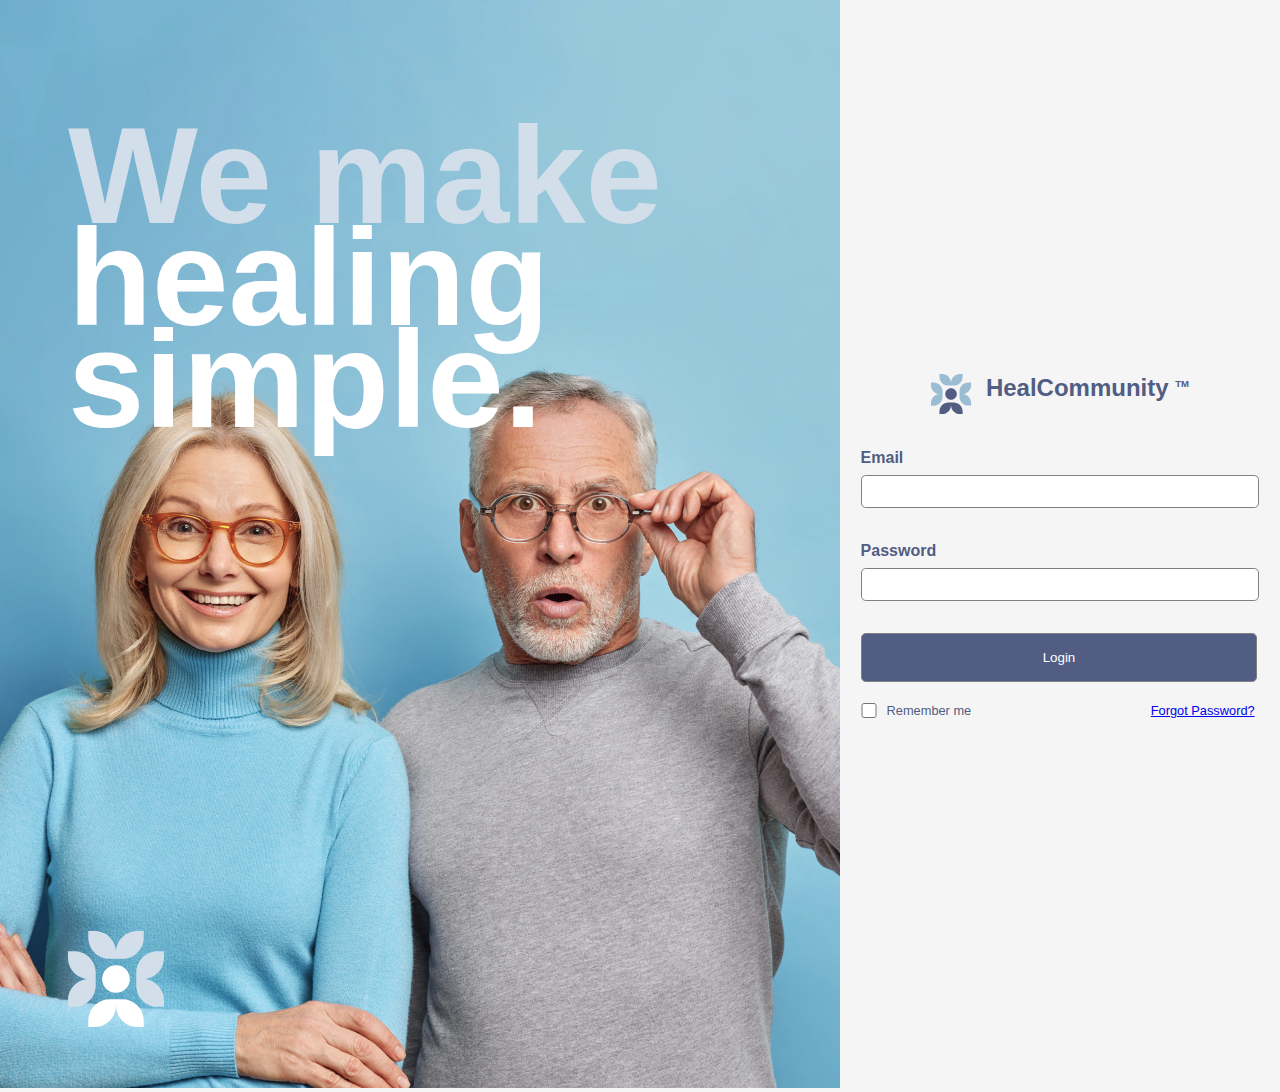
<file: x-form/login.html>
<!DOCTYPE html>
<html lang="en">
<head>
    <meta charset="UTF-8">
    <meta http-equiv="X-UA-Compatible" content="IE=edge">
    <meta name="viewport" content="width=device-width, initial-scale=1.0">
    <link rel="stylesheet" href="css/style.css">
    <title>Login</title>
</head>
<body>
    <div class="container">
        <div class="img-gallery-wrapper">
            <img src="assets/image 2.jpg" alt="image-1" class="pic1">
            <section class="image-title">
                <h1><span>We make </span><strong >healing simple.</strong></h1>
            </section>
            <section><img src="assets/Group 260 (1).svg" alt="main-logo" class="svg-image"></section>
        </div>
        <div class="login-credential">
            <div class="heading">
                <img src="assets/Group 260.svg" alt="logo">
                <div class="heading-title">
                    <h2>HealCommunity <sup>TM</sup></h2>
                </div>

            </div>
            <div class="form-elements">
                <form action="">
                
                    <label for="email" class="label-elem">Email</label>
                    <input type="email" name="email" class="email" value="">
                    <label for="password" class="label-elem">Password</label>
                    <input type="password" name="password" class="password" value="">
                    <input type="submit" value="Login" id="join-btn"  onclick="loginBtn()">
                   <div class="checkbox-data">
                        <input type="checkbox" name="" value="" id="checkbox">
                        <p>Remember me <span><a href="forgot-password.html">Forgot Password?</a></span></p>
                    </div>

                
                </form>
            </div>
        </div>
    </div>
    
    <script src="script/validations.js"></script>
</body>
</html>
</file>
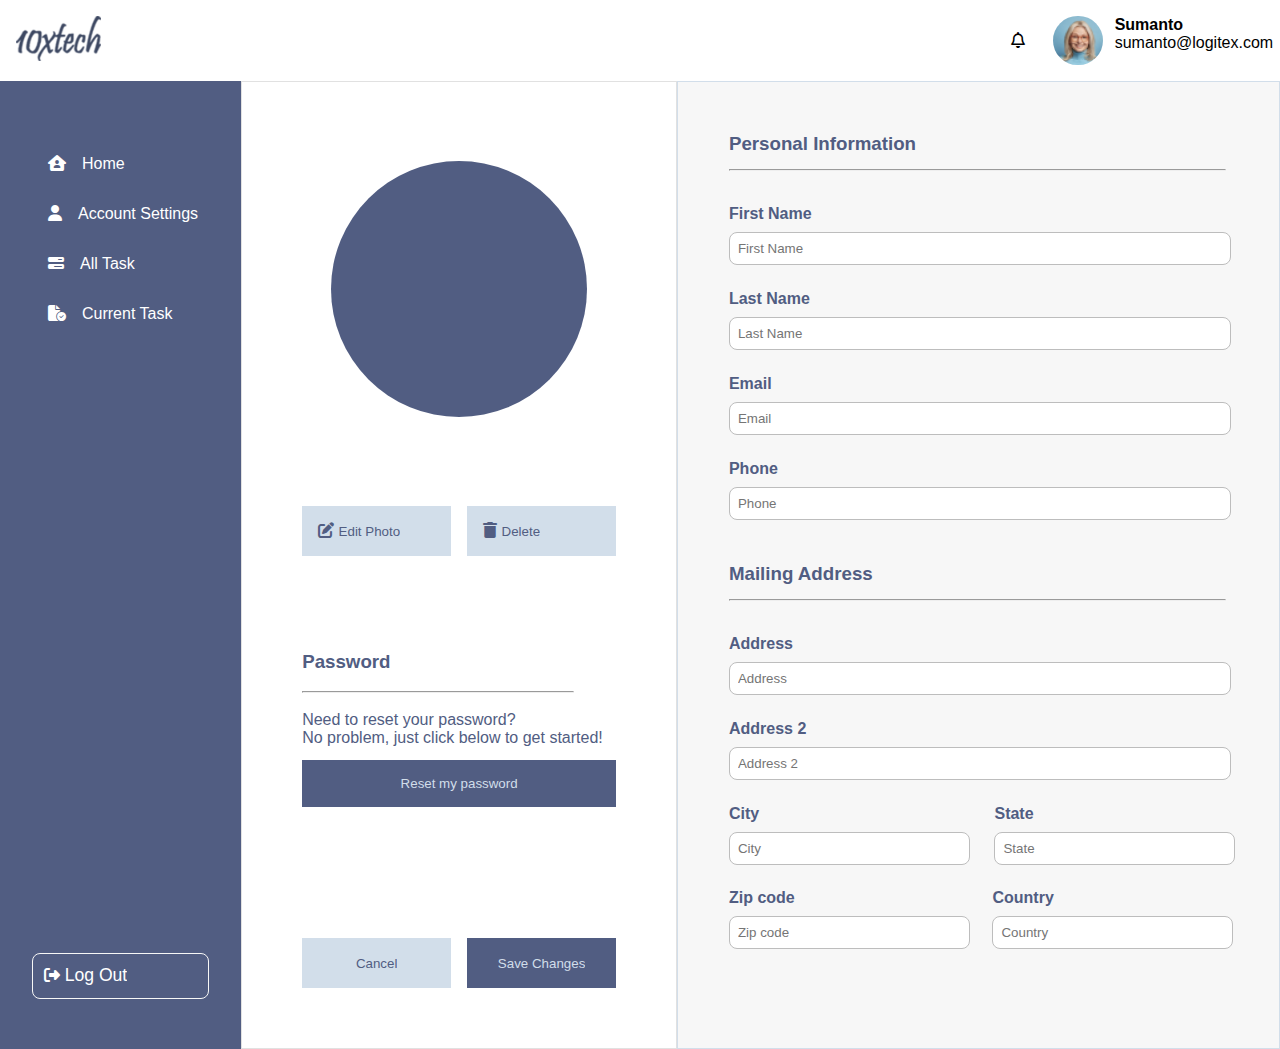
<file: x-form/page2.html>
<!DOCTYPE html>
<html lang="en">

<head>
    <meta charset="UTF-8">
    <meta http-equiv="X-UA-Compatible" content="IE=edge">
    <meta name="viewport" content="width=device-width, initial-scale=1.0">
    <link rel="stylesheet" href="https://cdnjs.cloudflare.com/ajax/libs/font-awesome/6.2.0/css/all.min.css">
    <link rel="stylesheet" href="css/style.css">
    <title>Document</title>
</head>

<body>
    <div class="container_login">
        <header>
            <div class="logo">
                <div class="logo-image"> <img src="assets/logo.png" alt="logo-image" class="logo-pic"></div>
               
            </div>
            <div class="login_profile">
                <i class="fa-regular fa-bell"></i>
                <img src="assets/aunt.jpg" alt="profile-photo">
                <div class="profile-detail">
                    <h4>Sumanto</h4>
                    <p>sumanto@logitex.com</p>
                </div>
            </div>
        </header>
        <main>
            <div class="slidebar">
                <div class="sliderbar-items">
                    <div>
                        <i class="fa-solid fa-house-user"></i><a href="#">Home</a>
                    </div>
                    <div>
                        <i class="fa-solid fa-user"></i><a href="#">Account Settings</a>
                    </div>
                    <div>
                        <i class="fa-solid fa-bars-progress"></i><a href="#">All Task</a>
                    </div>
                    <div>
                        <i class="fa-solid fa-file-circle-check"></i><a href="#">Current Task</a>
                    </div>
                </div>
                <div class="logout_btn">
                    <i class="fa-solid fa-right-from-bracket"></i>
                    <input type="button" value="Log Out">
                </div>
            </div>
            <div class="main_prfl">
                <div class="profile">
                    <div class="main-profile"></div>
                    <div class="main-icons">
                        <div class="edit">
                            <i class="fa-solid fa-pen-to-square"></i>
                            <input type="button" value="Edit Photo">
                        </div>
                        <div class="delete">
                            <i class="fa-solid fa-trash"></i>
                            <input type="button" value="Delete">
                        </div>

                    </div>
                    <div class="password">
                        <h3>Password</h3>
                        <br>
                        <hr>
                        <br>
                        <p>Need to reset your password?<br>
                            No problem, just click below to get started!
                        </p>
                        <input type="button" value="Reset my password" id="reset">
                    </div>
                    <div class="main_buttons">
                        <div class="cancel"><input type="button" value="Cancel"></div>
                        <div class="save"><input type="submit" value="Save Changes" onclick="saveBtn()"></div>
                    </div>
                </div>
            </div>
            <div class="personal_info">
                <div class="info">
                    <h3>Personal Information</h3>
                    <hr>
                    <div class="personal-intro">
                        <label for="fname">First Name</label>
                        <input type="text" placeholder="First Name" name="fname" value ="" class="fname" >
                        <label for="lname">Last Name</label>
                        <input type="text" placeholder="Last Name" name="lname" value ="" class="lname" >
                        <label for="email">Email</label>
                        <input type="email" placeholder="Email" name="email" value ="" class="email" >
                        <label for="phone">Phone</label>
                        <input type="phone" placeholder="Phone" name="phone" value ="" class="phone">
                    </div>
                </div>
                <div class="mail">
                    <h3>Mailing Address</h3>
                    <hr>
                    <div class="mailing-data">
                        <label for="address">Address</label>
                        <input type="text" placeholder="Address" name="address" >
                        <label for="address">Address 2</label>
                        <input type="text" placeholder="Address 2" name="address" >

                        <div class="city-state">
                            <div>
                                <label for="city">City</label>
                                <input type="text" placeholder="City" name="city" >

                            </div>
                            <div>
                                <label for="state">State</label>
                                <input type="text" placeholder="State" name="state" >
                            </div>

                        </div>
                        <div class="code-country">
                            <div>
                                <label for="zipcode">Zip code</label>
                                <input type="number" placeholder="Zip code" name="zipcode" >
                            </div>
                            <div>
                                <label for="country">Country</label>
                                <input type="text" placeholder="Country" name="country">
                            </div>

                        </div>

                    </div>
                </div>
            </div>

        </main>
    </div>
    <script src="script/validations.js"></script>
</body>

</html>
</file>
<file: style/style.css>
* {
  margin: 0;
  padding: 0;
  font-family: "Segoe UI", Tahoma, Geneva, Verdana, sans-serif;
  scroll-behavior: smooth;
  box-sizing: border-box;
}

.container {
  max-width: 100%;
}
.container header {
  position: -webkit-sticky;
  position: sticky;
  top: 0;
  z-index: 1;
}
.container header nav {
  display: flex;
  background-color: #16273e;
  align-items: center;
}
.container header nav .logo {
  padding: 2rem;
}
.container header nav .nav-logo {
  text-decoration: none;
  font-size: 2.1rem;
}
.container header nav .links ul {
  display: flex;
  flex-direction: row;
}
.container header nav .links ul li {
  list-style: none;
  padding: 2rem;
}
.container header nav .nav-links {
  color: white;
  text-decoration: none;
}
.container header nav .nav-links:hover {
  color: #d812a7;
}
.container header .ham__burg {
  display: none;
  position: absolute;
  right: 0;
  top: 1rem;
  margin: 1rem;
}
.container header .ham__burg .fa-solid {
  color: white;
  font-size: 2rem;
}
.container header .ham__burg .fa-xmark {
  display: none;
}
@media screen and (max-width: 977px) {
  .container header nav {
    flex-direction: column;
    background-color: #16273e;
  }
  .container header nav .nav-logo {
    display: inline-block;
  }
  .container header nav .links {
    display: none;
  }
  .container header nav .links ul {
    flex-direction: column;
  }
  .container header nav .ham__burg {
    display: block;
  }
}
.container main .container {
  padding: 2rem 4rem;
}
.container main .main__cover {
  background-image: url("../assets/bg-img.jpg");
  background-size: cover;
  max-width: 100%;
  background-repeat: no-repeat;
  min-height: 87vh;
  display: flex;
  justify-content: center;
  align-items: center;
}
.container main .main__cover .cover__heading {
  padding: 1rem;
  display: flex;
  justify-content: center;
  align-items: center;
  text-align: center;
  flex-direction: column;
  line-height: 1;
}
.container main .main__cover .cover__heading h3 {
  font-size: 4rem;
  color: white;
}
.container main .main__cover .cover__heading h1 {
  font-size: 7rem;
  color: white;
  letter-spacing: 11px;
}
.container main .main__cover .cover__heading h1 span {
  background: linear-gradient(90deg, rgb(152, 56, 190) 45%, rgb(230, 40, 162) 49%);
  -webkit-text-fill-color: transparent;
  -webkit-background-clip: text;
  font-size: 10rem;
  letter-spacing: 1rem;
  color: #ff0073;
}
.container main .main__cover .cover__heading .intro {
  font-size: 2rem;
  color: white;
}
.container main .main__cover .cover__heading input {
  margin-top: 2rem;
  border: none;
  padding: 1rem;
  background-color: rgb(175, 24, 236);
  color: white;
  border-radius: 6px;
  cursor: pointer;
}
@media screen and (max-width: 1280px) {
  .container main .main__cover .cover__heading h1 {
    font-size: 5rem;
  }
  .container main .main__cover .cover__heading h1 span {
    font-size: 8rem;
  }
}
@media screen and (max-width: 1024px) {
  .container main .main__cover .cover__heading h1 {
    font-size: 4rem;
  }
  .container main .main__cover .cover__heading h1 span {
    font-size: 5rem;
  }
  .container main .main__cover .cover__heading h3 {
    font-size: 3rem;
  }
}
@media screen and (max-width: 820px) {
  .container main .main__cover .cover__heading h1 {
    font-size: 7rem;
  }
  .container main .main__cover .cover__heading h1 span {
    font-size: 8rem;
  }
  .container main .main__cover .cover__heading h3 {
    font-size: 6rem;
  }
}
@media screen and (max-width: 540px) {
  .container main .main__cover .cover__heading h3,
.container main .main__cover .cover__heading .intro,
.container main .main__cover .cover__heading h1 span,
.container main .main__cover .cover__heading h1 {
    font-size: 2.5rem;
  }
  .container main .main__cover .cover__heading input {
    padding: 0.5rem;
    font-size: 8px;
    margin-top: 0.4rem;
  }
  .container main .main__cover .cover__heading h1,
.container main .main__cover .cover__heading h1 span {
    font-size: 3.4rem;
  }
}
.container main .portfolio {
  display: flex;
}
.container main .portfolio .portfolio__intro {
  text-align: end;
  width: 34%;
}
.container main .portfolio .portfolio__intro h2 {
  font-size: 3rem;
  color: rgba(12, 111, 241, 0.5215686275);
}
.container main .portfolio .portfolio__intro h3 {
  margin-top: 1rem;
  color: rgba(106, 19, 212, 0.7058823529);
}
.container main .portfolio .portfolio__intro p {
  margin-top: 2rem;
  line-height: 32px;
}
.container main .portfolio .portfolio__profile-img {
  width: 33%;
  display: flex;
  justify-content: center;
  align-items: center;
}
.container main .portfolio .portfolio__profile-img img {
  max-width: 280px;
}
.container main .portfolio .portfolio__skills {
  text-align: center;
  width: 33%;
}
.container main .portfolio .portfolio__skills .skills {
  position: relative;
  display: flex;
  justify-content: center;
  align-items: center;
  flex-direction: column;
}
.container main .portfolio .portfolio__skills .skills .skill-sec {
  margin: 2rem;
}
.container main .portfolio .portfolio__skills .skills .skill-sec h4 {
  list-style: none;
}
.container main .portfolio .portfolio__skills .skills .skill-sec .seek-bars {
  position: absolute;
  left: 25%;
  width: 50%;
  height: 1rem;
  background-color: #ff0073;
  border-radius: 20px;
  -webkit-animation: progress 1s ease-in-out forwards;
          animation: progress 1s ease-in-out forwards;
  opacity: 0;
}
.container main .portfolio .portfolio__skills .skills .skill-sec .seek-bars .bar {
  top: 20%;
  left: 25%;
}
.container main .portfolio .portfolio__skills .skills .skill-sec .seek-bars::after {
  content: "";
  width: 15%;
  position: absolute;
  right: 0;
  height: 1rem;
  border-radius: 20px;
  background-color: rgba(39, 78, 143, 0.71);
}
.container main .portfolio .portfolio__skills .skills .skill-sec .eighty::after {
  width: 25%;
}
.container main .portfolio .portfolio__skills .skills .skill-sec .seventy::after {
  width: 35%;
}
@-webkit-keyframes progress {
  0% {
    width: 0;
    opacity: 0;
  }
  100% {
    opacity: 1;
  }
}
@keyframes progress {
  0% {
    width: 0;
    opacity: 0;
  }
  100% {
    opacity: 1;
  }
}
@media screen and (max-width: 540px) {
  .container main .portfolio .portfolio__intro p {
    line-height: 20px;
    text-align: revert;
  }
  .container main .portfolio .portfolio__intro h2 {
    font-size: 2rem;
  }
  .container main .portfolio .portfolio__skills .skills .skill-sec .seek-bars {
    width: 100%;
    left: 0;
  }
}
.container main .portfolio__contact-details {
  background-color: #dcdcde;
  color: black;
  display: flex;
  justify-content: space-around;
  text-align: center;
}
.container main .portfolio__contact-details i {
  font-size: 2rem;
}
.container main .portfolio__contact-details .contact__phone, .container main .portfolio__contact-details .contact__email, .container main .portfolio__contact-details .contact__address {
  display: flex;
  justify-content: center;
  align-items: center;
  gap: 4rem;
}
.container main .porfolio__services {
  display: flex;
  flex-direction: column;
  text-align: center;
}
.container main .porfolio__services .services__title {
  font-size: 1.5rem;
  font-weight: 600;
}
.container main .porfolio__services .services__title h4 {
  font-size: 1rem;
  margin-top: 1rem;
  font-weight: 100;
}
.container main .porfolio__services .services {
  display: flex;
  flex-direction: column;
  align-items: center;
  gap: 2.5rem;
  padding: 2rem;
}
.container main .porfolio__services .services .experience-img {
  width: 40%;
}
.container main .porfolio__services .services .experience-img img {
  width: 50%;
  border-radius: 2.5rem;
}
.container main .porfolio__services .services .experience-info {
  text-align: center;
}
.container main .porfolio__services .services .experience-info h2,
.container main .porfolio__services .services .experience-info h3,
.container main .porfolio__services .services .experience-info p,
.container main .porfolio__services .services .experience-info ul,
.container main .porfolio__services .services .experience-info li {
  margin-left: 0.5rem;
  margin-bottom: 0.5rem;
}
.container main .porfolio__services .services .experience-info ul {
  list-style: none;
}
.container main .porfolio__services .services .experience-info ul li i {
  margin-right: 0.5rem;
}
.container main .portfolio__git-activity {
  background-color: #16273e;
}
.container main .portfolio__git-activity .testimonials-heading {
  display: flex;
  justify-content: center;
  align-items: center;
  flex-direction: column;
  padding: 2rem;
  font-size: 1.5rem;
  gap: 2rem;
  color: white;
}
.container main .portfolio__git-activity .testimonials-heading picture img {
  width: 100%;
}
.container main .portfolio__project {
  background-color: #f1f1f1;
}
.container main .portfolio__project h2 {
  text-align: center;
  font-size: 2.5rem;
}
.container main .portfolio__project h4 {
  font-weight: 100;
  text-align: center;
}
.container main .portfolio__project .project-menu {
  display: flex;
  padding: 2rem;
  gap: 4rem;
}
.container main .portfolio__project .project-menu .project__menu-item ul {
  text-align: initial;
  list-style: none;
}
.container main .portfolio__project .project-menu .project__menu-item ul li {
  margin: 1rem;
}
.container main .portfolio__project .project-menu .project__menu-item ul li button {
  border: none;
  text-align: initial;
  font-weight: 600;
  font-size: 1.2rem;
}
.container main .portfolio__project .project-menu .project__menu-item ul li button:hover {
  color: #ff0073;
  cursor: pointer;
}
.container main .portfolio__project .project-menu .project-cards {
  display: flex;
  flex-wrap: wrap;
  gap: 4rem;
}
.container main .portfolio__project .project-menu .project-cards .project__card {
  background-color: #fff;
  position: relative;
  max-width: 400px;
}
.container main .portfolio__project .project-menu .project-cards .project__card h2 {
  font-size: 14px;
  text-align: initial;
}
.container main .portfolio__project .project-menu .project-cards .project__card h2,
.container main .portfolio__project .project-menu .project-cards .project__card h5 {
  margin: 1rem;
}
.container main .portfolio__project .project-menu .project-cards .project__card h5 {
  color: grey;
}
.container main .portfolio__project .project-menu .project-cards .project__card button {
  margin: 1rem;
  border: none;
  background-color: black;
  color: #fff;
  padding: 0.5rem;
  width: 90%;
}
.container main .portfolio__project .project-menu .project-cards .project__card picture img {
  max-width: 90%;
  margin: 1rem;
}
@media screen and (max-width: 1260px) {
  .container main .portfolio__project .project-menu .project-cards .project__card {
    gap: 2rem;
    max-width: 340px;
  }
}
.container main .portfolio__experience {
  background-color: #ff0073;
  color: white;
  text-align: center;
}
.container main .portfolio__experience .experience-title h2 {
  font-size: 2.5rem;
}
.container main .portfolio__experience .personal-advisor .new {
  display: flex;
  flex-direction: row-reverse;
}
.container main .portfolio__experience .personal-advisor .advisor {
  display: flex;
  justify-content: space-around;
  padding: 2rem;
  gap: 5rem;
}
.container main .portfolio__experience .personal-advisor .advisor .advisor__title {
  width: 30%;
}
.container main .portfolio__experience .personal-advisor .advisor .deco {
  width: 1%;
  height: 14%;
  background-color: #fff;
  position: absolute;
}
.container main .portfolio__experience .personal-advisor .advisor .advisor__detail {
  text-align: initial;
}
.container main .portfolio__experience .personal-advisor .advisor .advisor__detail-new {
  text-align: end;
}
.container main .portfolio__images {
  background-color: #f1f1f1;
  /*************** flip box **********************/
  /*************** flip box end **********************/
}
.container main .portfolio__images .images-heading {
  text-align: center;
}
.container main .portfolio__images .images-heading h2 {
  font-size: 2.5rem;
}
.container main .portfolio__images .images-heading p {
  color: grey;
}
.container main .portfolio__images :root {
  --primary-background: #fff;
  --secondary-background: #3c4761;
  --secondary-background-fallback: rgba(63, 71, 97, 0.9);
  --primary-color: #3c4761;
  --secondary-color: #fff;
  --grey: #f9f9f9;
  --grey-dark: #ddd;
}
.container main .portfolio__images .portfolio-card {
  background-color: #fff;
  position: relative;
}
.container main .portfolio__images .portfolio-cards {
  display: flex;
  flex-wrap: wrap;
  justify-content: center;
  margin-top: 2rem;
  gap: 1rem;
}
.container main .portfolio__images .fun-image {
  max-width: 453px;
}
.container main .portfolio__images .magnifier-glass {
  position: absolute;
  height: 5%;
  width: 2%;
  border: 2px solid black;
  border-radius: 50%;
  top: 0;
}
.container main .portfolio__images .sliding_image {
  position: absolute;
  top: 0rem;
  width: 100%;
  clip: rect(0px, 233px, 300px, 0px);
}
.container main .portfolio__images .sliding-circle {
  content: " ";
  position: absolute;
  background-color: #8178ff;
  height: 10%;
  width: 10%;
  border-radius: 50%;
  cursor: ew-resize;
  top: 32%;
}
.container main .portfolio__images .image_slide {
  position: absolute;
  height: 10%;
  width: 10%;
  border: 2px solid aqua;
  background-color: aqua;
  border-radius: 50%;
  top: 5rem;
  left: 2rem;
}
.container main .portfolio__images .magnifier_image {
  position: relative;
}
.container main .portfolio__images #maginfied {
  position: absolute;
  left: 0;
  width: 100%;
  transform: scale(1.1);
  -webkit-clip-path: circle(10% at 50% 50%);
          clip-path: circle(10% at 50% 50%);
  transition: transform 0.8sec;
  border: 2px solid black;
  top: 0;
}
.container main .portfolio__images #d_effect {
  height: 85%;
}
.container main .portfolio__images .flip-box {
  position: relative;
  transition: transform 0.8s;
}
.container main .portfolio__images .flip-back-side {
  background-color: #3c4761;
  color: #fff;
  position: absolute;
  top: 1rem;
  height: 90%;
  left: 1rem;
  width: 90%;
  text-align: center;
  transition: transform 0.8s;
  visibility: hidden;
}
.container main .portfolio__images .flip-wrp:hover .flip-box {
  transform: rotateY(180deg);
}
.container main .portfolio__images .flip-wrp:hover .flip-box .flip-front-side {
  visibility: hidden;
}
.container main .portfolio__images .flip-wrp:hover .flip-box .flip-back-side {
  transform: rotateY(180deg);
  visibility: visible;
}
.container main .portfolio__images .contact_section {
  display: flex;
  flex-direction: row;
  margin-top: 1rem;
}
.container main .portfolio__images .card .app-card {
  background-color: #fff;
  margin: 1rem;
  margin-left: 0px;
  height: 50%;
}
.container main .portfolio__images .cards {
  background-color: #fff;
}
.container main .portfolio__images .app-card3 {
  background-color: #fff;
  position: relative;
}
.container main .portfolio__images h4 {
  color: gainsboro;
}
.container main .portfolio__images .card_btn {
  border: none;
  background-color: black;
  color: #fff;
  padding: 0.5rem;
  width: 90%;
}
.container main .portfolio__images .shake_effect {
  box-shadow: 0px 0px 7px 0px;
}
.container main .portfolio__images .box_shadow_image {
  box-shadow: 0px 3px 11px -5px;
}
.container main .portfolio__images .slider {
  overflow: hidden;
  width: 100%;
  height: 0;
  background: #3c4761;
  transition: height 5s ease 0s;
  display: flex;
  align-items: center;
  justify-content: center;
  color: #ddd;
  position: absolute;
}
.container main .portfolio__images .app-card3:hover .slider {
  height: 300px;
}
.container main .portfolio__images #shake_img:hover {
  -webkit-animation: shake 0.1s;
          animation: shake 0.1s;
  -webkit-animation-iteration-count: infinite;
          animation-iteration-count: infinite;
}
@-webkit-keyframes shake {
  50% {
    transform: translate(-1px, 5px) rotate(-1deg);
  }
  100% {
    transform: translate(1px, -2px) rotate(-1deg);
  }
}
@keyframes shake {
  50% {
    transform: translate(-1px, 5px) rotate(-1deg);
  }
  100% {
    transform: translate(1px, -2px) rotate(-1deg);
  }
}
.container main .portfolio__images .hidden {
  display: none;
}
.container main .portfolio__images h3, .container main .portfolio__images h2, .container main .portfolio__images p, .container main .portfolio__images h4, .container main .portfolio__images button {
  margin: 1rem;
}
.container main .portfolio__images .filter_buttons button {
  margin-top: 1rem;
  padding: 0.5rem;
  background-color: #ddd;
  color: black;
  border: none;
}
.container main .portfolio__images .apps {
  display: flex;
  flex-direction: row;
  margin-top: 2rem;
}
.container main .portfolio__images .img_configure {
  width: 90%;
  margin: 1rem;
}
.container main .portfolio__images .card {
  background-color: #fff;
  /* position: relative; */
}
@media screen and (max-width: 1496px) {
  .container main .portfolio__images .portfolio-cards {
    justify-content: center;
  }
}
.container main .portfolio__contact {
  text-align: center;
  background-color: #e7e7e7;
}
.container main .portfolio__contact .contact__details {
  background-color: #16273e;
  color: white;
}
.container main .portfolio__contact .contact__details .contact-form {
  padding: 2rem;
}
.container main .portfolio__contact .contact__details .contact-form h2 {
  font-size: 2.5rem;
}
.container main .portfolio__contact .contact__details .contact-form span {
  line-height: 32px;
}
.container main .portfolio__contact .contact__details .form {
  display: flex;
  flex-direction: column;
  justify-content: center;
  align-items: center;
}
.container main .portfolio__contact .contact__details .form form .form__input {
  display: flex;
  flex-direction: row;
  gap: 1rem;
}
.container main .portfolio__contact .contact__details .form form .form__input input {
  padding: 0.5rem;
  width: 100%;
}
.container main .portfolio__contact .contact__details .form textarea {
  margin-top: 1rem;
  width: 100%;
}
.container main .portfolio__contact .contact__details .btn-message {
  margin: 2rem;
  border: none;
  padding: 1rem;
  background-color: rgb(175, 24, 236);
  color: white;
  border-radius: 6px;
  cursor: pointer;
}
@media screen and (max-width: 540px) {
  .container main .portfolio__contact textarea {
    width: 100%;
  }
}
.container footer {
  background-color: #dcdcde;
  padding: 2rem;
  text-align: center;
}

html {
  font-size: 16px;
}
@media screen and (max-width: 820px) {
  html {
    font-size: 10px;
  }
  html .container header nav {
    flex-wrap: wrap !important;
  }
  html .container main .main__cover {
    min-height: 95vh;
  }
  html .container main .portfolio__contact-details {
    align-items: center;
    flex-direction: column;
    gap: 2rem;
  }
  html .container main .portfolio__project .project-menu {
    flex-direction: column;
    align-items: center;
    margin: 0;
  }
  html .container main .portfolio__project .project-menu .project__menu-item ul {
    display: flex;
    flex-wrap: wrap;
  }
  html .container main .portfolio__project .project-menu .project-cards {
    flex-direction: column;
    align-items: center;
    max-width: 300px;
  }
  html .container main .portfolio {
    flex-direction: column;
    align-items: center;
    margin-top: 0;
  }
  html .container main .portfolio .portfolio__skills {
    padding-top: 0;
  }
  html .container main .portfolio .portfolio__intro {
    padding-top: 0;
    text-align: center;
  }
  html .container main .portfolio__experience .personal-advisor {
    padding: 0;
  }
  html .container main .portfolio__experience .personal-advisor .advisor {
    flex-direction: column;
  }
  html .container main .portfolio__experience .personal-advisor .advisor .advisor__title::after {
    display: none;
  }
  html .container main .portfolio__images .portfolio-cards {
    display: flex;
    justify-content: center;
    text-align: center;
    gap: 2rem;
  }
  html .container main .portfolio__images .portfolio-cards .fun-image {
    max-width: 300px;
  }
  html .container main .portfolio__contact .contact__details .form form .form__input {
    flex-direction: column;
  }
}/*# sourceMappingURL=style.css.map */
</file>
<file: calci/style/style.css>
*{
    margin:0;
    padding:0;
    font-family: 'Lucida Sans', 'Lucida Sans Regular', 'Lucida Grande', 'Lucida Sans Unicode', Geneva, Verdana, sans-serif;
}
body{
    background-color: #ffecdc;
}

.container{
    text-align: center;
    height: 100%;
}
.box{
    position: absolute;
    top: 25%;
    left: 35%;
    border: 2px solid black;
    border-radius: 20px;
    padding: 2rem;
    background-color: #b77f4e;
}

table{
    margin: auto;
}
input{
    font-size: 33px;
    border-radius: 3px;
    border: none;
    margin: 1rem;
    background-color: floralwhite;
}
button{
    border-radius: 3px;
    font-size:33px ;
    width: 100px;
    height: 56px;
    background: #91abab;
}
@media screen and (max-width:820px) {
    .box{
        top: 0;
        left: 0;
    }
}
</file>
<file: x-form/css/style.css>
* {
  margin: 0;
  padding: 0;
  font-family: "Segoe UI", Tahoma, Geneva, Verdana, sans-serif;
}

.container {
  display: grid;
  grid-template-columns: 1fr 1fr;
  background-color: #f5f5f5;
  box-sizing: border-box;
  width: 100%;
  color: #515d82;
}
.container .img-gallery-wrapper {
  position: relative;
  width: 100%;
  background-size: cover;
}
.container .img-gallery-wrapper .image-gallery {
  position: absolute;
  top: 0;
  left: 0;
  z-index: -1;
}
.container .img-gallery-wrapper .svg-image {
  width: 6rem;
  position: absolute;
  bottom: 4rem;
  left: 4.25rem;
}
.container .img-gallery-wrapper .image-title {
  position: absolute;
  top: 7.8rem;
  color: #d2deea;
  left: 4.25rem;
  width: 46rem;
  font-size: 4.3rem;
  line-height: 6.37rem;
}
.container .img-gallery-wrapper .image-title strong {
  color: white;
}
.container .img-gallery-wrapper .gallery {
  position: absolute;
  left: 376px;
  bottom: 30px;
  display: flex;
}
.container .img-gallery-wrapper .gallery div {
  height: 16px;
  border-radius: 50%;
  width: 16px;
  border: 2px solid #ffffff;
  margin: 0.2rem;
}
.container .login-credential {
  display: flex;
  flex-direction: column;
  justify-content: center;
  align-items: center;
}
.container .login-credential .heading {
  display: flex;
  justify-content: center;
  text-align: center;
  gap: 14px;
}
.container .login-credential .heading sup {
  font-size: 0.6rem;
}
.container .login-credential label {
  display: block;
  font-weight: bold;
}
.container .login-credential #name-ele {
  margin-top: 2rem;
}
.container .login-credential input {
  width: 23.8rem;
  margin-top: 0.5rem;
  padding: 0.5rem;
  border: 1px solid gray;
  border-radius: 0.3rem;
}
.container .login-credential #join-btn {
  background-color: #515d82;
  color: white;
  padding: 1rem;
  width: 24.8rem;
  margin-top: 2rem;
  display: block;
}
.container .login-credential .label-elem {
  margin-top: 2.12em;
}
.container .login-credential .checkbox-data {
  display: flex;
  flex-direction: row;
  margin-top: 1.3rem;
  gap: 10px;
}
.container .login-credential .checkbox-data #checkbox {
  width: 1rem;
  margin-top: 0;
}
.container .login-credential .checkbox-data p {
  font-size: 0.8rem;
}
.container .login-credential .checkbox-data p span {
  margin-left: 11rem;
}
.container .login-credential .login-data {
  margin-top: 7.53rem;
  text-align: center;
}
.container .login-credential .login-data p {
  font-size: 0.9rem;
}
.container .login-credential .login-data input {
  border: 2px solid gray;
  width: 24.8rem;
  padding: 1rem;
}

.container_login {
  height: 100vh;
  color: #515d82;
}
.container_login header {
  display: flex;
  justify-content: space-between;
}
.container_login header .logo {
  display: flex;
  margin: 1rem;
}
.container_login header .logo .logo-pic {
  width: 40%;
}
.container_login header .login_profile {
  display: flex;
  gap: 12px;
  margin: 1rem;
  color: black;
}
.container_login header .login_profile i {
  margin: 1rem;
}
.container_login header .login_profile img {
  border-radius: 50%;
}
.container_login main {
  display: grid;
  grid-template-columns: 2fr 2.7fr 5fr;
}
.container_login main .slidebar {
  background: #515d82;
}
.container_login main .slidebar .sliderbar-items {
  display: flex;
  flex-direction: column;
  color: white;
  margin: 2rem;
  margin-top: 3.6rem;
}
.container_login main .slidebar .sliderbar-items a {
  color: white;
  text-decoration: none;
  margin-left: 1rem;
}
.container_login main .slidebar .sliderbar-items div {
  margin: 1rem;
  width: 100%;
}
.container_login main .slidebar .logout_btn {
  color: white;
  margin: 2rem;
  border: 1px solid #f7f7f7;
  border-radius: 8px;
  padding: 0.7rem;
  margin-top: 38.4rem;
}
.container_login main .slidebar .logout_btn input {
  border: none;
  background-color: #515d82;
  color: #ffffff;
  font-size: 1.1rem;
}
.container_login main .main_prfl {
  border: 1px solid #e1e1e1;
}
.container_login main .main_prfl .profile {
  background: white;
}
.container_login main .main_prfl .profile .main-profile {
  margin: 5.56rem;
  border-radius: 50%;
  background-color: #515d82;
  height: 16rem;
  width: 16rem;
  margin-top: 4.93rem;
}
.container_login main .main_prfl .profile .main-icons {
  display: flex;
  margin: 3.75rem;
  margin-top: 2.8rem;
  gap: 1rem;
}
.container_login main .main_prfl .profile .main-icons .edit {
  background-color: #d2deea;
  color: #515d82;
  width: 100%;
  padding: 1rem;
}
.container_login main .main_prfl .profile .main-icons .edit input {
  border: none;
  background-color: #d2deea;
  color: #515d82;
}
.container_login main .main_prfl .profile .main-icons .delete {
  background-color: #d2deea;
  color: #515d82;
  width: 100%;
  padding: 1rem;
}
.container_login main .main_prfl .profile .main-icons .delete input {
  border: none;
  background-color: #d2deea;
  color: #515d82;
}
.container_login main .main_prfl .profile .password {
  margin: 3.75rem;
  margin-top: 5.93rem;
}
.container_login main .main_prfl .profile .password hr {
  width: 86%;
}
.container_login main .main_prfl .profile .password input {
  border: none;
  margin-top: 13px;
}
.container_login main .main_prfl .profile .password #reset {
  background-color: #515d82;
  padding: 1rem;
  color: #d2deea;
  width: 100%;
}
.container_login main .main_prfl .main_buttons {
  display: flex;
  margin: 3.75rem;
  gap: 1rem;
  margin-top: 8.2rem;
}
.container_login main .main_prfl .main_buttons .cancel {
  background-color: #d2deea;
  color: #515d82;
  width: 100%;
  text-align: center;
  padding: 1rem;
}
.container_login main .main_prfl .main_buttons .cancel input {
  border: none;
  background-color: #d2deea;
  color: #515d82;
}
.container_login main .main_prfl .main_buttons .save {
  background-color: #515d82;
  width: 100%;
  text-align: center;
  padding: 1rem;
}
.container_login main .main_prfl .main_buttons .save input {
  border: none;
  background-color: #515d82;
  color: #d2deea;
}
.container_login main .personal_info {
  background: #f7f7f7;
  border: 1px solid #d2deea;
}
.container_login main .personal_info .info {
  margin-top: 3.18rem;
  margin-left: 3.18rem;
}
.container_login main .personal_info .info hr {
  margin-top: 14px;
  width: 90%;
}
.container_login main .personal_info .info .personal-intro {
  margin-top: 2.12rem;
}
.container_login main .personal_info .info .personal-intro label {
  font-weight: bold;
  display: block;
  margin-top: 1.56rem;
}
.container_login main .personal_info .info .personal-intro input {
  margin-top: 9px;
  padding: 0.5rem;
  background: #ffffff;
  border: 1px solid #bdbdbd;
  width: 88%;
  border-radius: 8px;
}
.container_login main .personal_info .mail {
  margin-top: 2.68rem;
  margin-left: 3.18rem;
}
.container_login main .personal_info .mail hr {
  margin-top: 14px;
  width: 90%;
}
.container_login main .personal_info .mail .mailing-data {
  margin-top: 2.12rem;
}
.container_login main .personal_info .mail .mailing-data label {
  font-weight: bold;
  display: block;
  margin-top: 1.56rem;
}
.container_login main .personal_info .mail .mailing-data input {
  margin-top: 9px;
  padding: 0.5rem;
  background: #ffffff;
  border: 1px solid #bdbdbd;
  width: 88%;
  border-radius: 8px;
}
.container_login main .personal_info .mail .mailing-data .city-state {
  display: flex;
  gap: 18px;
}
.container_login main .personal_info .mail .mailing-data .city-state div {
  width: 45%;
}
.container_login main .personal_info .mail .mailing-data .city-state div label {
  display: block;
}
.container_login main .personal_info .mail .mailing-data .city-state div input {
  width: 90%;
}
.container_login main .personal_info .mail .mailing-data .code-country {
  display: flex;
  gap: 1rem;
}
.container_login main .personal_info .mail .mailing-data .code-country div {
  width: 45%;
}
.container_login main .personal_info .mail .mailing-data .code-country div label {
  display: block;
}
.container_login main .personal_info .mail .mailing-data .code-country div input {
  width: 90%;
}

@media screen and (max-width: 820px) {
  .container_login html {
    font-size: 60%;
  }
  .container_login main {
    grid-template-columns: 0.5fr 1fr;
    grid-template-areas: "slidebar main_prfl" "personal_info personal_info";
  }
  .container_login main .slidebar {
    grid-area: slidebar;
  }
  .container_login main .main_prfl {
    grid-area: main_prfl;
  }
  .container_login main .personal_info {
    grid-area: personal_info;
  }
}
@media screen and (max-width: 820px) {
  .container {
    background-color: transparent;
  }
  .container .img-gallery-wrapper {
    position: relative;
    opacity: 0.4;
  }
  .container .login-credential {
    position: absolute;
    margin-top: 22.5rem;
    margin-left: 14rem;
    margin-right: 8rem;
  }
}/*# sourceMappingURL=style.css.map */
</file>
<file: x-page/style/style.css>
:root {
  --primary-background: #fff;
  --secondary-background: #3c4761;
  --secondary-background-fallback: rgba(63, 71, 97, 0.9);
  --primary-color: #3c4761;
  --secondary-color: #fff;
  --grey: #f9f9f9;
  --grey-dark: #ddd;
}
* {
  margin: 0;
  padding: 0;
  text-decoration: none;
  scroll-behavior: smooth;
  font-family: "Segoe UI", Tahoma, Geneva, Verdana, sans-serif;
}

#animated_div {
  background-color: var(--secondary-background-fallback);
  height: 100vh;
  width: 100%;
  position: absolute;
  animation-name: login;
  animation-duration: 0.1s;
  opacity: 90%;
  display: none;
}
#animated_div p {
  display: flex;
  justify-content: center;
  margin-top: 25%;
  color: var(--secondary-color);
  font-size: 4rem;
}
@keyframes login {
  0% {
    height: 10vh;
  }

  100% {
    height: 100vh;
  }
}
.container {
  /* height: 100vh; */
  width: 100vw;
  display: flex;
  flex-direction: column;
}

nav {
  display: flex;
  justify-content: space-between;
  border-bottom: dashed;
}
nav img {
  margin-left: 1rem;
  margin-top: 0.5rem;
  height: 5rem;
  width: 8rem;
}
.search-bar {
  border: #3c4761;
  position: relative;
}
#search {
  height: 2rem;
  width: 14rem;
  margin-top: 1.7rem;
}
#search_icon {
  position: absolute;
  top: 38px;
  right: 1rem;
}
.nav_1 {
  margin: 1rem;
  display: flex;
}
.nav_1 a {
  float: left;
  text-align: center;
  padding: 14px 16px;
  text-decoration: none;
  font-size: 1rem;
  color: #3c4761;
}
.nav_1 :hover {
  background-color: #3c4761;
  color: #ddd;
}
.select {
  border: none;
  cursor: pointer;
  color: var(--primary-color);
}
.icons {
  display: flex;
}
.acc_down {
  position: absolute;
  color: var(--primary-color);
  background: white;
  left: 86rem;
  top: 5rem;
  width: 9rem;
  display: none;
}
#myAccnt:hover .acc_down {
  display: block;
}
.acc_down:hover {
  background-color: #fff;
  color: #3c4761;
}
.acc_down li:hover {
  background-color: #fff;
  color: #3c4761;
}
#barsss {
  display: none;
  color: var(--primary-color);
}
#cross {
  color: var(--primary-color);
  font-size: 4rem;
  display: none;
}
.nav_2 {
  display: flex;
}
.nav_2 a {
  color: var(--primary-color);
  padding: 1rem;
}
.cut {
  color: var(--secondary-color);
  position: absolute;
  right: 2rem;
  font-size: 1.9rem;
}
.nav_2 :hover {
  background-color: #3c4761;
  color: #ddd;
}
.menu:hover {
  color: rgb(224, 8, 8);
  background-color: #3c4761;
}
img {
  width: 100%;
}
.service_drop {
  background-color: var(--primary-background);
  display: flex;
  flex-direction: column;
}
.service_drop_head {
  padding: 1rem;
  background-color: var(--secondary-background);
  color: #fff;
  font-weight: 900;
  font-size: 1.5rem;
}
.service_drop_body {
  display: flex;
  justify-content: space-between;
}
.service_drop_body p {
  padding: 1rem;
  font-size: 1rem;
  font-weight: 900;
}
li {
  list-style: none;
  margin: 1rem;
}
.about_head {
  background-color: var(--secondary-background);
  display: flex;
}
.about_head p {
  padding: 1rem;
}
.about_head p:hover {
  font-size: 1rem;
  color: var(--secondary-color);
}
.ham_content {
  background-color: var(--secondary-background);
  color: var(--secondary-color);
  margin-top: -10px;
  display: none;
  height: 100%;
}
hr {
  color: var(--secondary-color);
}
li .fa-solid {
  margin: 1rem;
}
li input {
  width: 40%;
}
.search-bar2 {
  padding: 1rem;
}
.hidden {
  display: none;
}
.section_wrapper {
  background-color: #f1f1f1;
}
.section_header {
  border-top: 2px solid grey;
  margin-top: 1rem;
  margin-left: 10rem;
  margin-right: 10rem;
}
.section_header p {
  font-size: 1.5rem;
  font-weight: 500;
  font-family: "Segoe UI", Tahoma, Geneva, Verdana, sans-serif;
  margin-top: 1rem;
}
.card_data {
  margin: 1rem;
}
.filter_buttons button {
  margin-top: 1rem;
  padding: 0.5rem;
  background-color: #ddd;
  color: black;
  border: none;
}
.apps {
  display: flex;
  flex-direction: row;
  margin-top: 2rem;
}
.img_configure {
  width: 90%;
  margin: 1rem;
}
.portfolio-card {
  background-color: #fff;
  position: relative;
}
.sliding_image {
  position: absolute;
  top: 0rem;
  width: 100%;
}
.sliding-circle {
  content: " ";
  position: absolute;
  background-color: #8178ff;
  height: 15%;
  width: 15%;
  border-radius: 50%;
  cursor: ew-resize;
  top: 32%;
}
.card {
  background-color: #fff;
  /* position: relative; */
}
.magnifier_image {
  position: relative;
}
#maginfied {
  position: absolute;
  left: 0;
  transform: scale(1.1);
  clip-path: circle(10% at 50% 50%);
  transition: transform 0.8sec;
  border: 2px solid black;
  top:0;
}
#d_effect {
  height: 85%;
}

/*************** flip box **********************/
.flip-box {
  position: relative;
  transition: transform 0.8s;
}

.flip-back-side {
  background-color: #3c4761;
  color: #fff;
  position: absolute;
  top: 1rem;
  height: 90%;
  left: 1rem;
  width: 90%;
  text-align: center;
  transition: transform 0.8s;
  visibility: hidden;
}

.flip-wrp:hover .flip-box {
  transform: rotateY(180deg);
  /* visibility: hidden; */
}

.flip-wrp:hover .flip-box .flip-front-side {
  /*transform: rotateY(180deg);*/
  visibility: hidden;
}

.flip-wrp:hover .flip-box .flip-back-side {
  transform: rotateY(180deg);
  visibility: visible;
}

/*************** flip box end **********************/

.image_slide {
  position: absolute;
  height: 10%;
  width: 10%;
  border: 2px solid aqua;
  background-color: aqua;
  border-radius: 50%;
  top: 5rem;
  left: 2rem;
}
.portfolio-cards {
  display: grid;
  grid-template-columns: 1fr 1fr 1fr;
  margin-left: 10rem;
  margin-right: 10rem;
  margin-top: 2rem;
  grid-gap: 1rem;
}
.magnifier-glass {
  position: absolute;
  height: 5%;
  width: 2%;
  border: 2px solid black;
  border-radius: 50%;
  top: 0;
}
.contact_section {
  display: flex;
  flex-direction: row;
  margin-top: 1rem;
}
.card .app-card {
  background-color: #fff;
  margin: 1rem;
  margin-left: 0px;
  height: 50%;
}
.cards {
  background-color: #fff;
}
.app-card3 {
  background-color: #fff;
  position: relative;
}
.styling {
  color: gainsboro;
}
.card_btn {
  border: none;
  background-color: black;
  color: #fff;
  padding: 0.5rem;
  width: 90%;
}
.shake_effect {
  box-shadow: 0px 0px 7px 0px;
}
.box_shadow_image {
  box-shadow: 0px 3px 11px -5px;
}

.slider {
  overflow: hidden;
  width: 100%;
  height: 0;
  background: #3c4761;
  transition: height 5s ease 0s;
  display: flex;
  align-items: center;
  justify-content: center;
  color: #ddd;
  position: absolute;
}
.app-card3:hover .slider {
  height: 260px;
}
#shake_img:hover {
  animation: shake 0.1s;
  animation-iteration-count: infinite;
}
@keyframes shake {
  50% {
    transform: translate(-1px, 5px) rotate(-1deg);
  }

  100% {
    transform: translate(1px, -2px) rotate(-1deg);
  }
}
@media screen and (max-width: 922px) {
  html {
    font-size: 60%;
  }
  .icons {
    display: none;
  }
  .nav_2 {
    display: none;
  }
  nav {
    border: none;
  }
 
  #barsss {
    display: block;
    font-size: 3rem;
  }
  .img {
    display: contents;
  }
  .ham {
    margin: 1rem;
  }
  .portfolio-cards {
    display: grid;
    grid-template-columns: 1fr;
  }
}
</file>
<file: x-profile/css/style.css>
* {
  margin: 0;
  padding: 0;
  scroll-behavior: smooth;
}
body {
  display: grid;
  justify-content: center;
  background-color: brown;
  font-family: "Trebuchet MS", "Lucida Sans Unicode", "Lucida Grande",
    "Lucida Sans", Arial, sans-serif;
}
.container {
  margin-top: 1.8rem;
  width: 50vw;
  background-color: #f0f8ff;
  display: grid;
  grid-template-columns: 2.7fr 1.3fr;
}
.main__profile {
  height: 10rem;
}
.profile__header__inner-sec-1 {
  background-color: #202020;
  display: flex;
  top: 0;
  left: 0;
  height: 10.3rem;
  width: 5.5rem;
}
.profile__header__inner-sec-2 {
  background-color: #ffd801;
  position: relative;
  left: 4.3rem;
  width: 70%;
  top: -7.7rem;
  padding: 0.7rem;
}
main {
  display: flex;
}
.main__inner__bg {
  background-color: #ffd801;
  margin-top: 0.3rem;
  width: 3.3rem;
}
.main__details {
  margin-top: 1.5rem;
  margin-left: 3.1rem;
}
.profile-sec {
  padding: 0.3rem;
}
.details {
  padding-top: 0.3rem;
  padding-bottom: 0.3rem;
  font-size: 0.9rem;
}
.work-experience {
  padding: 0.3rem;
}
.work-experience__content {
  margin-top: 3.1rem;
  display: grid;
  grid-template-columns: 1fr 3fr;
}
.experience {
  padding: 1rem;
  border-left: 2px solid #000;
  position: relative;
}
.experience::before {
  content: " ";
  border-radius: 50%;
  height: 0.5rem;
  width: 0.5rem;
  background-color: #202020;
  position: absolute;
  left: -0.3rem;
}
.work-experience__duration {
  display: grid;
  grid-template-rows: 1fr 1fr 1fr;
}
.rectangle {
  color: #f0f8ff;
  margin-top: 0.4rem;
  height: 2.5rem;
  width: 3.2rem;
  background-color: #202020;
}
.rectangle::after {
  content: "";
  margin-top: -1.45rem;
  width: 0;
  height: 0;
  border-top: 1.56rem solid transparent;
  border-left: 1.25rem solid #202020;
  border-bottom: 1.56rem solid transparent;
  position: absolute;
  margin-left: 1rem;
}
h5,
ul {
  color: grey;
}
.experience ul li {
  margin-left: 1.1rem;
}
.container__profile {
  color: #fff;
  background-color: #202020;
  display: flex;
  flex-direction: column;
}
.profile__content {
  margin-top: 2rem;
}
.photo-border {
  border: 2px solid #ffd801;
  height: 5.9rem;
  width: 12.9rem;
  margin-top: 2.7rem;
}
.image {
  margin-left:4rem;
  height: 5.4rem;
  width: 6.3rem;
  border-radius: 50%;
  margin-top: 0.2rem;
}
.profile__title__hr {
  color: grey;
  width: 58%;
  margin-left: auto;
  margin-right: auto;
}
.contact__hr {
  width: 10%;
  height: 2px;
  background-color: #ffd801;
  margin-left: auto;
  margin-right: auto;
}
.profile__contact {
  position: relative;
  padding: 1rem;
  text-align: center;
  margin-right: 1rem;
}
.profile__title {
  color: #ffd801;
  padding: 0.3rem;
  font-size: 1.6rem;
}
.fa-solid {
  align-items: center;
  color: #ffd801;
  padding: 0.7rem;
  font-size: 1.5rem;
  display: block;
}
.profile__education {
  position: relative;
  padding: 1rem;
  text-align: center;
  margin-right: 1rem;
}
.education__detail {
  padding: 1rem;
}
.profile__skills {
  position: relative;
  text-align: center;
  padding: 1rem;
  margin-right: 1rem;
}
.skills__data__type {
  margin-left: auto;
  margin-right: auto;
  background-color: #ffd801;
  border: 13px solid #202020;
  padding: 1rem;
}
.skills__data__type p {
  color: #202020;
  font-size: 0.9rem;
  float: left;
}
.hr_width {
  margin-top: 7.5px;
  margin-left: 5rem;
}
.left-flag {
  top: 1rem;
  left: 9%;
  position: absolute;
  background-color: #202020;
  height: 44px;
  width: 27px;
}
.right-flag {
  top: 1rem;
  position: absolute;
  background-color: #202020;
  height: 44px;
  width: 27px;
  right: 9%;
}
.profile__skills__data {
  margin-top: 2rem;
}
@media screen and (max-width: 1280px) {
  html {
    font-size: 80%;
  }
  .profile__title {
    font-size: 1.2rem;
  }
}
@media screen and (max-width: 993px) {
  .container {
    margin-top: 0;
    grid-template-columns: 1fr;
    width: 100vw;
  }
  .profile__photo {
    margin: auto;
  }
  .photo-border {
    height: 9.9rem;
    width: 10.9rem;
  }
  .image {
    margin: 7px;
    height: 8.9rem;
    width: 9.9rem;
  }
  .left-flag {
    width: 26px;
    left: 21%;
    height: 44px;
  }
  .right-flag {
    right: 21%;
    width: 26px;
    height: 44px;
  }
  .profile__title__hr {
    width: 50%;
  }
  .profile__title {
    font-size: 2.2rem;
  }
}
@media screen and (max-width: 415px) {
  .right-flag {
    right: 16%;
  }
  .left-flag {
    left: 16%;
  }
}
</file>
